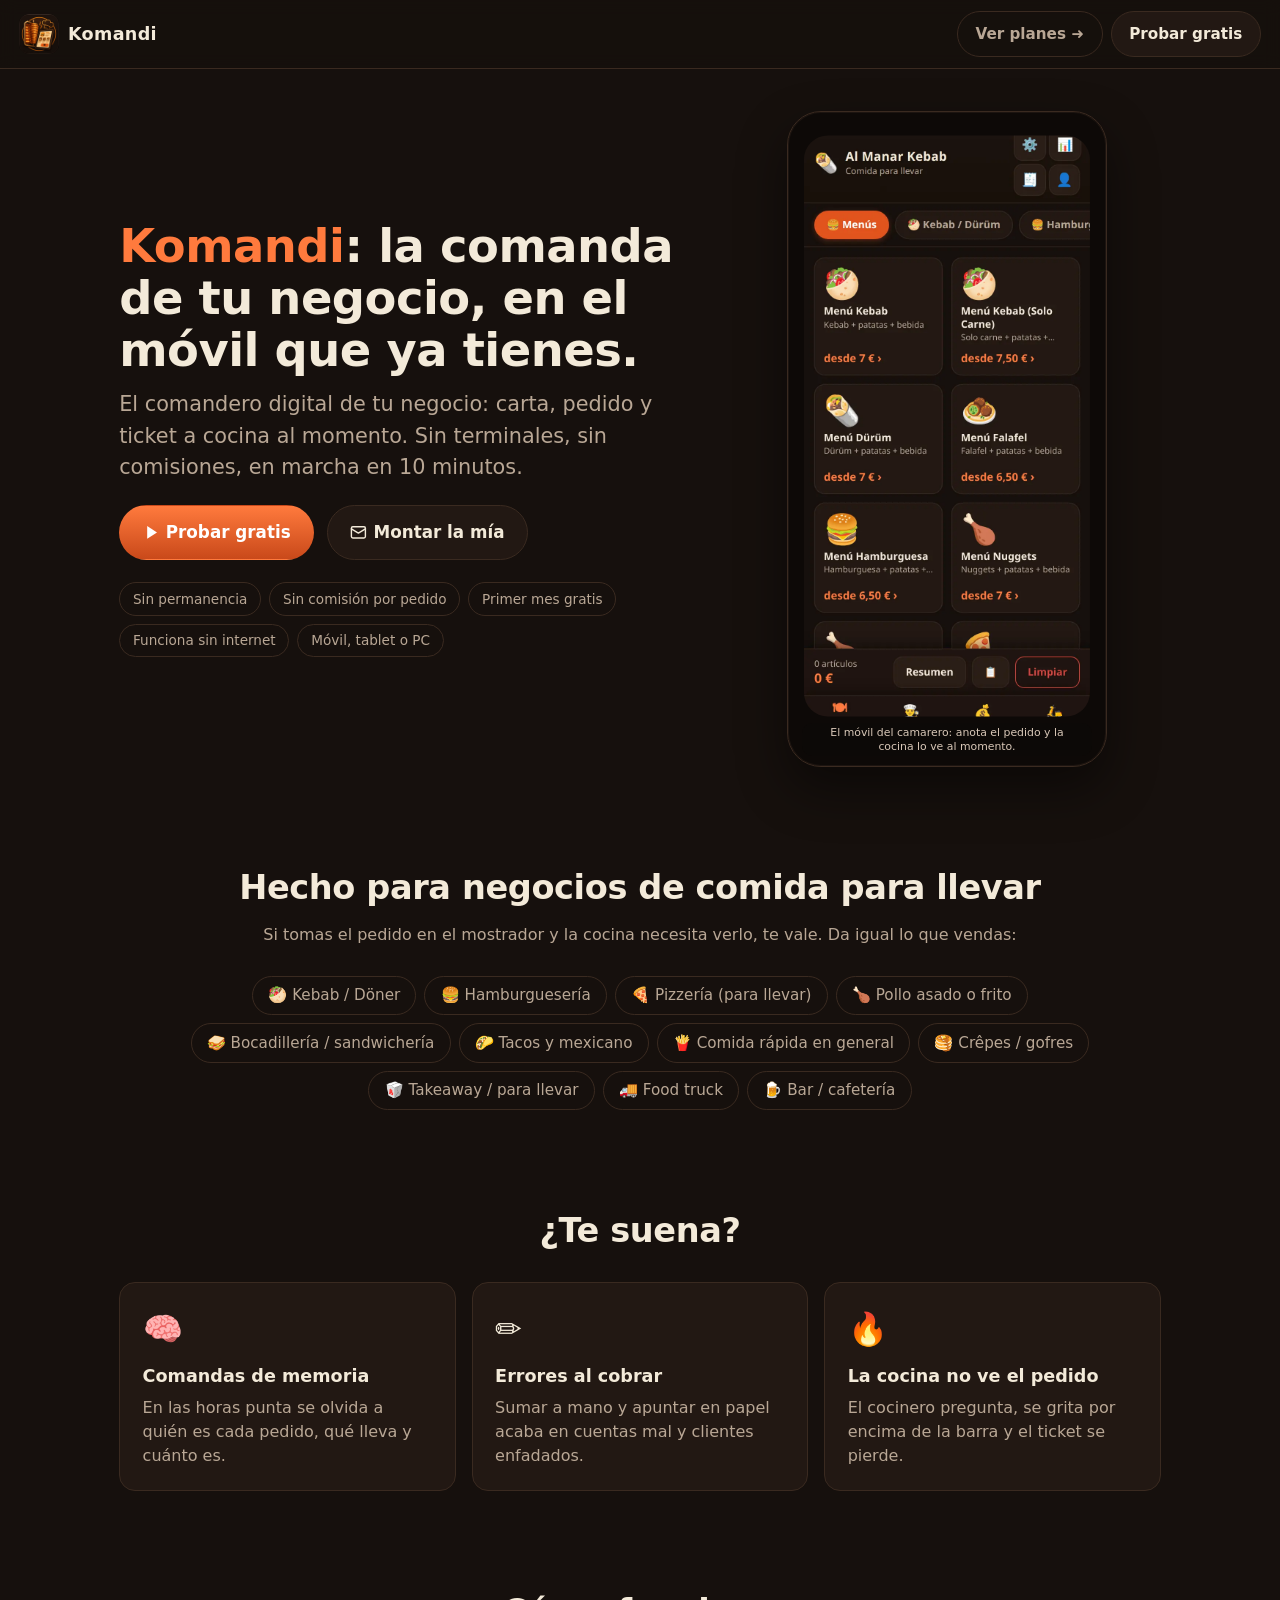
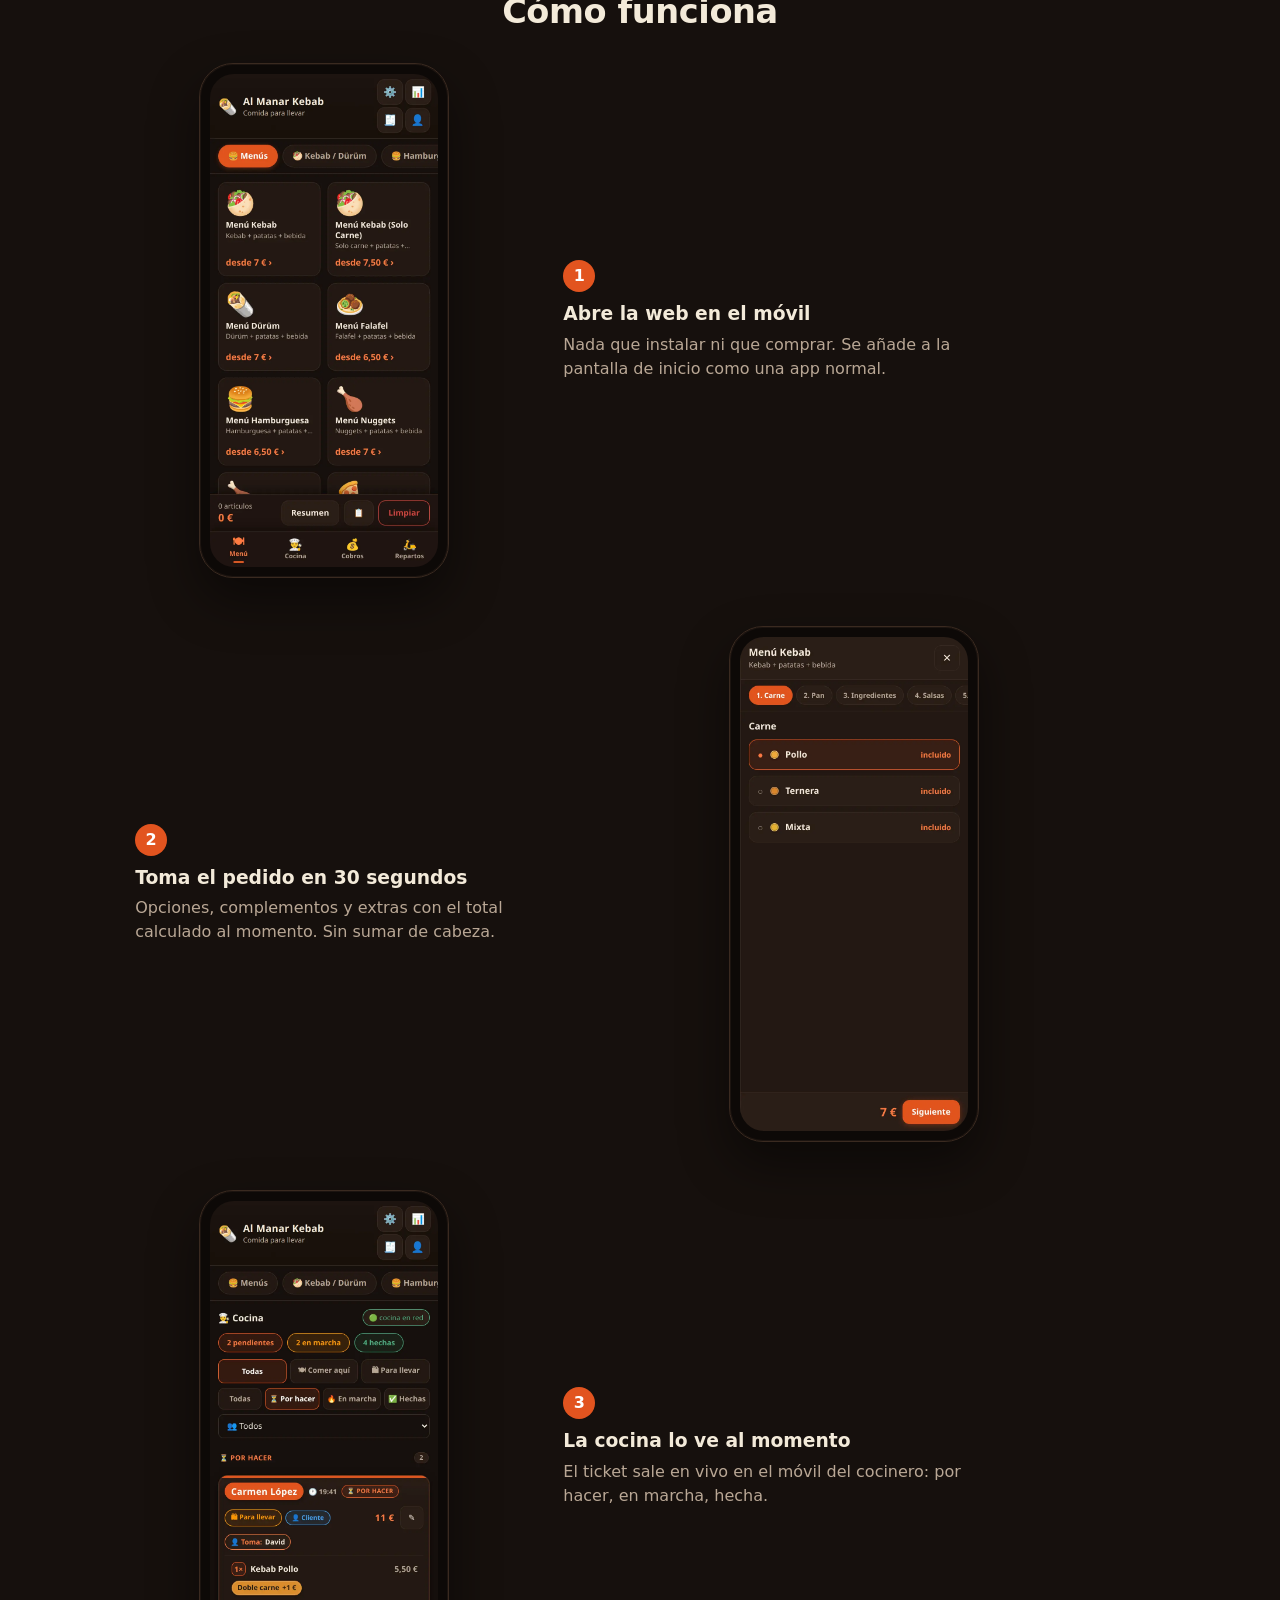
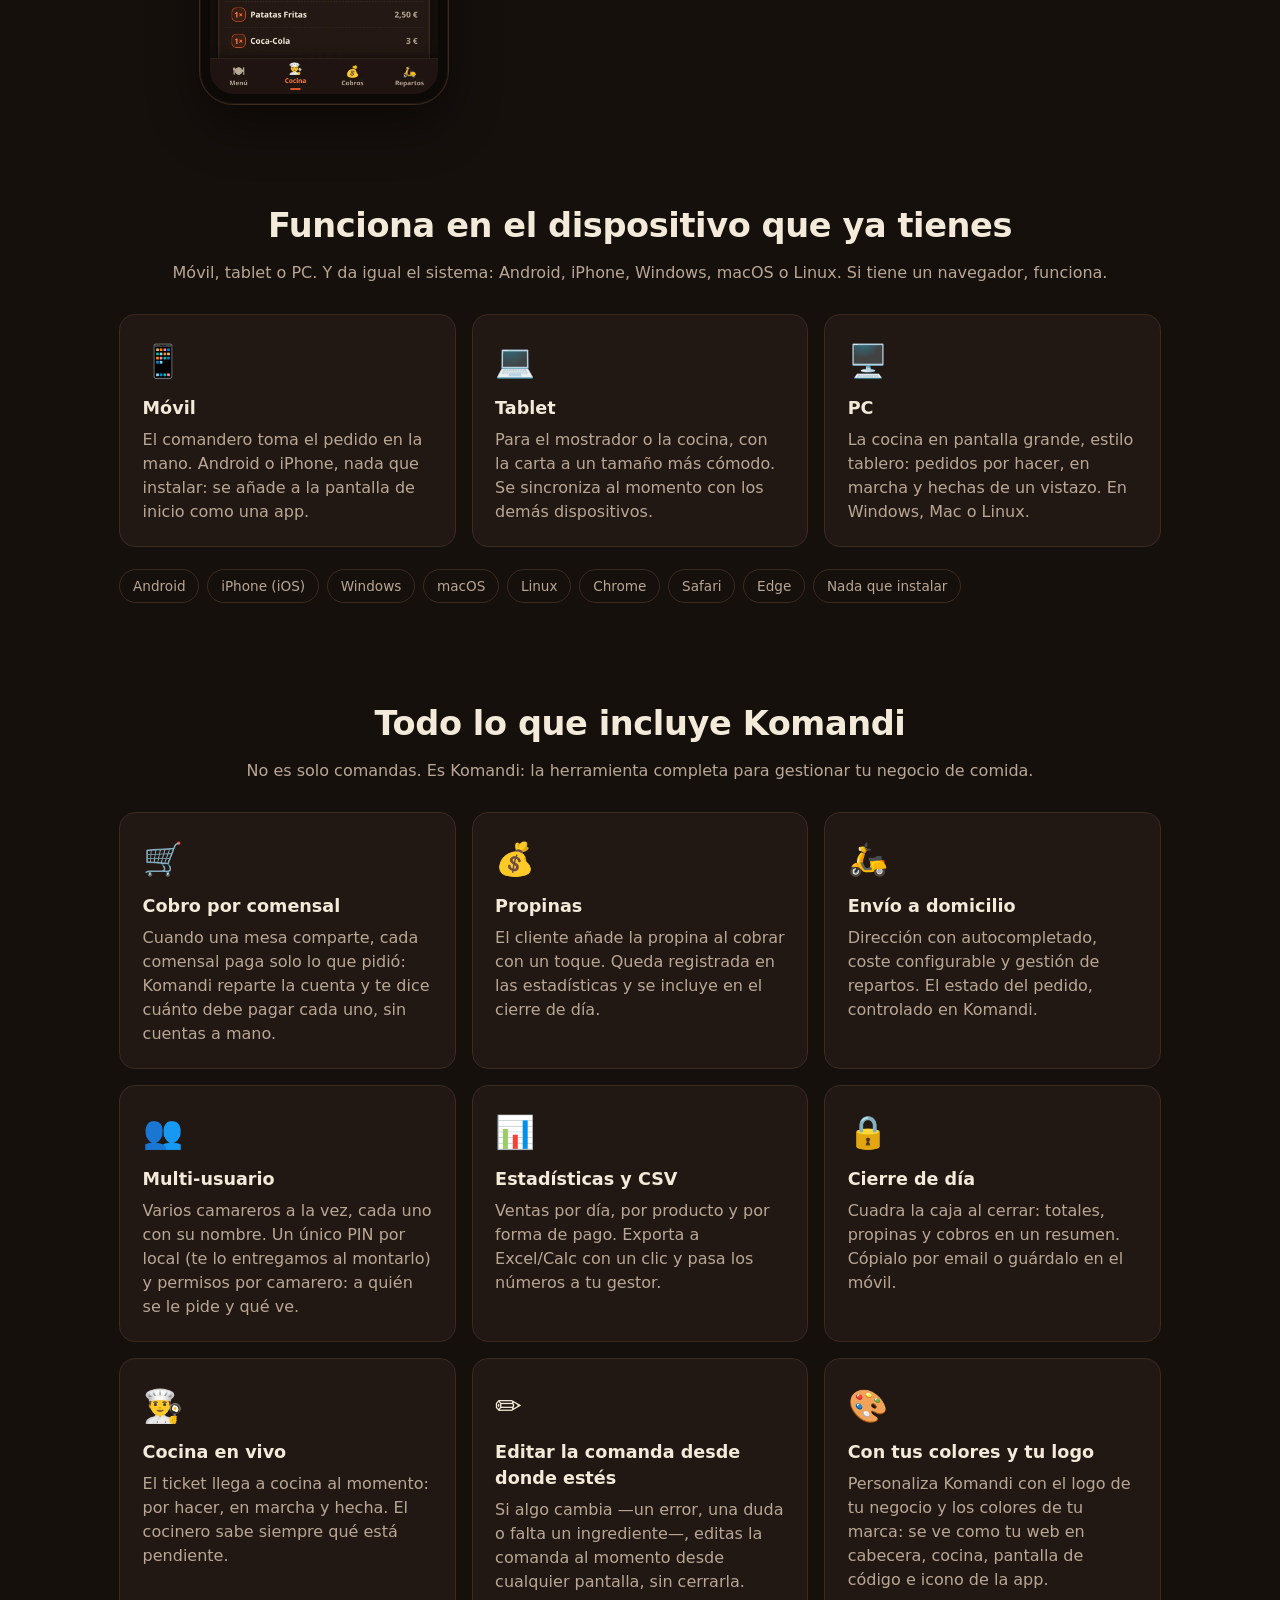
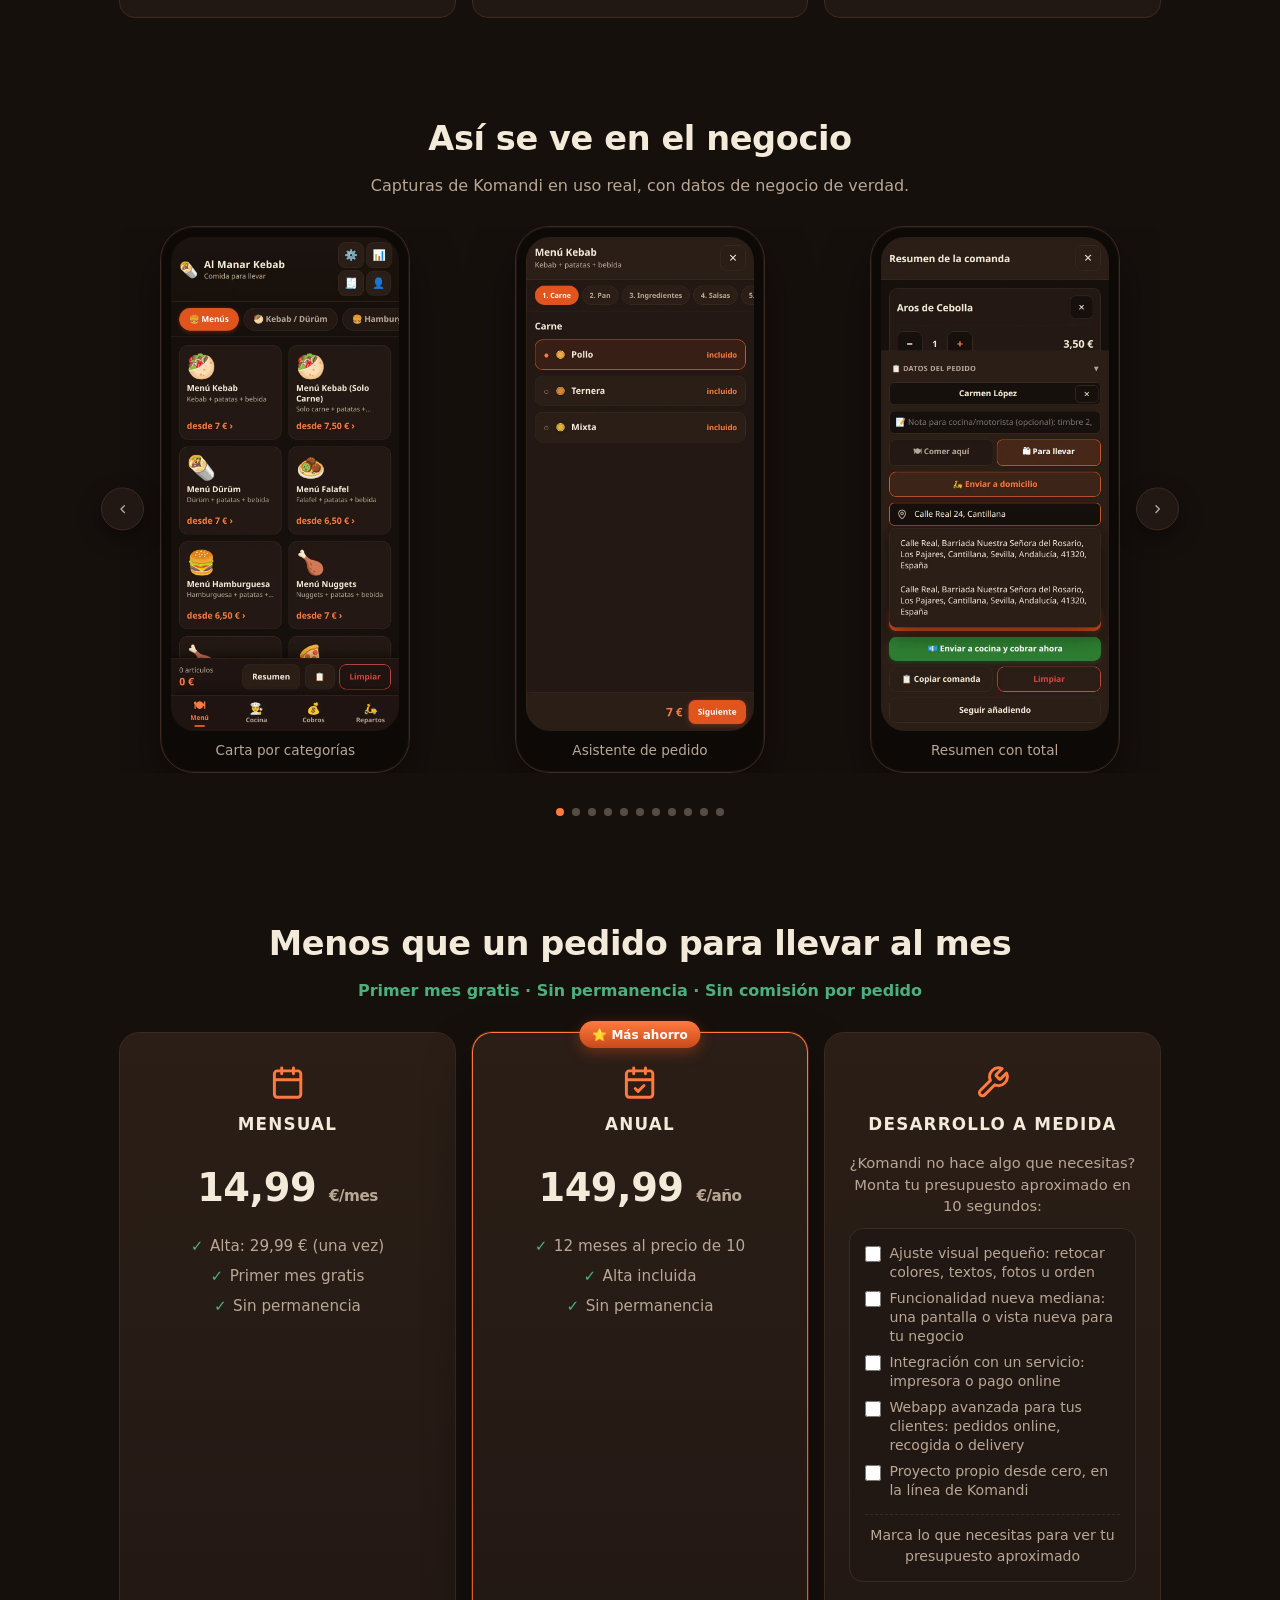
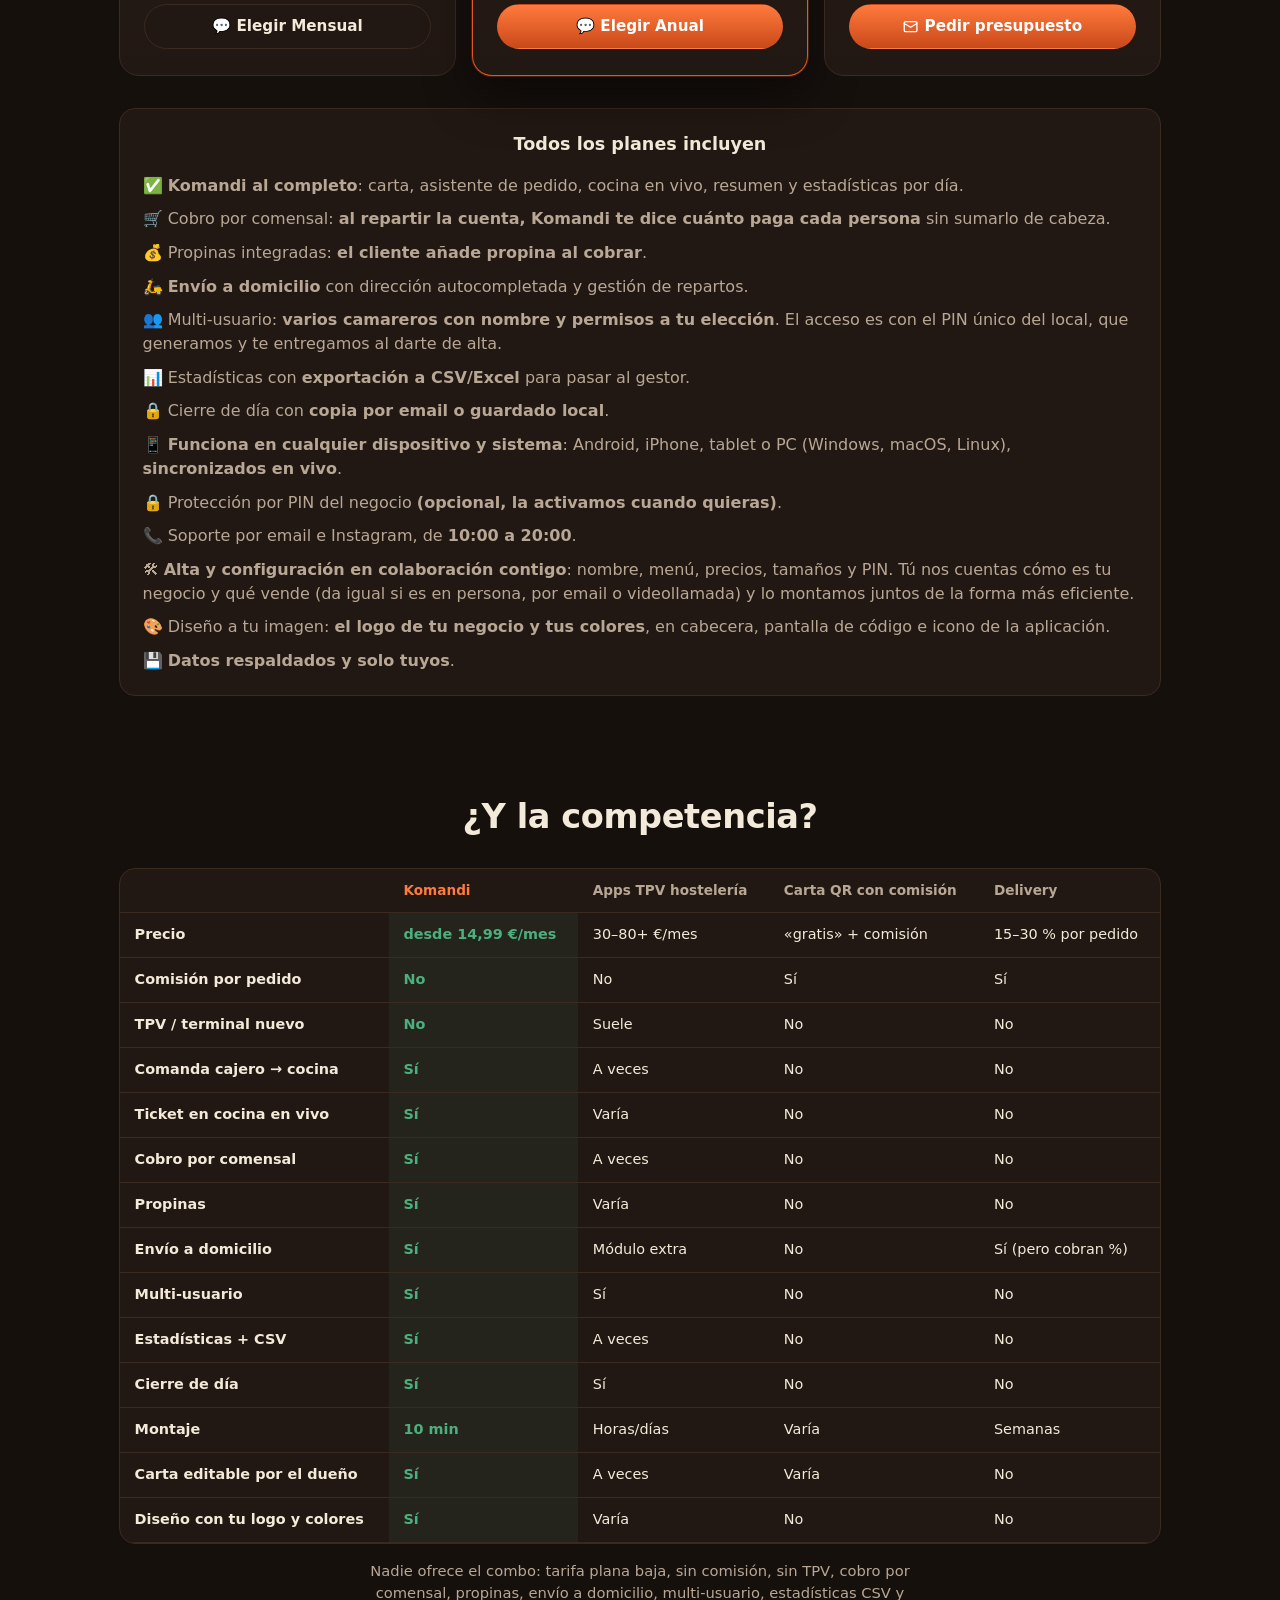
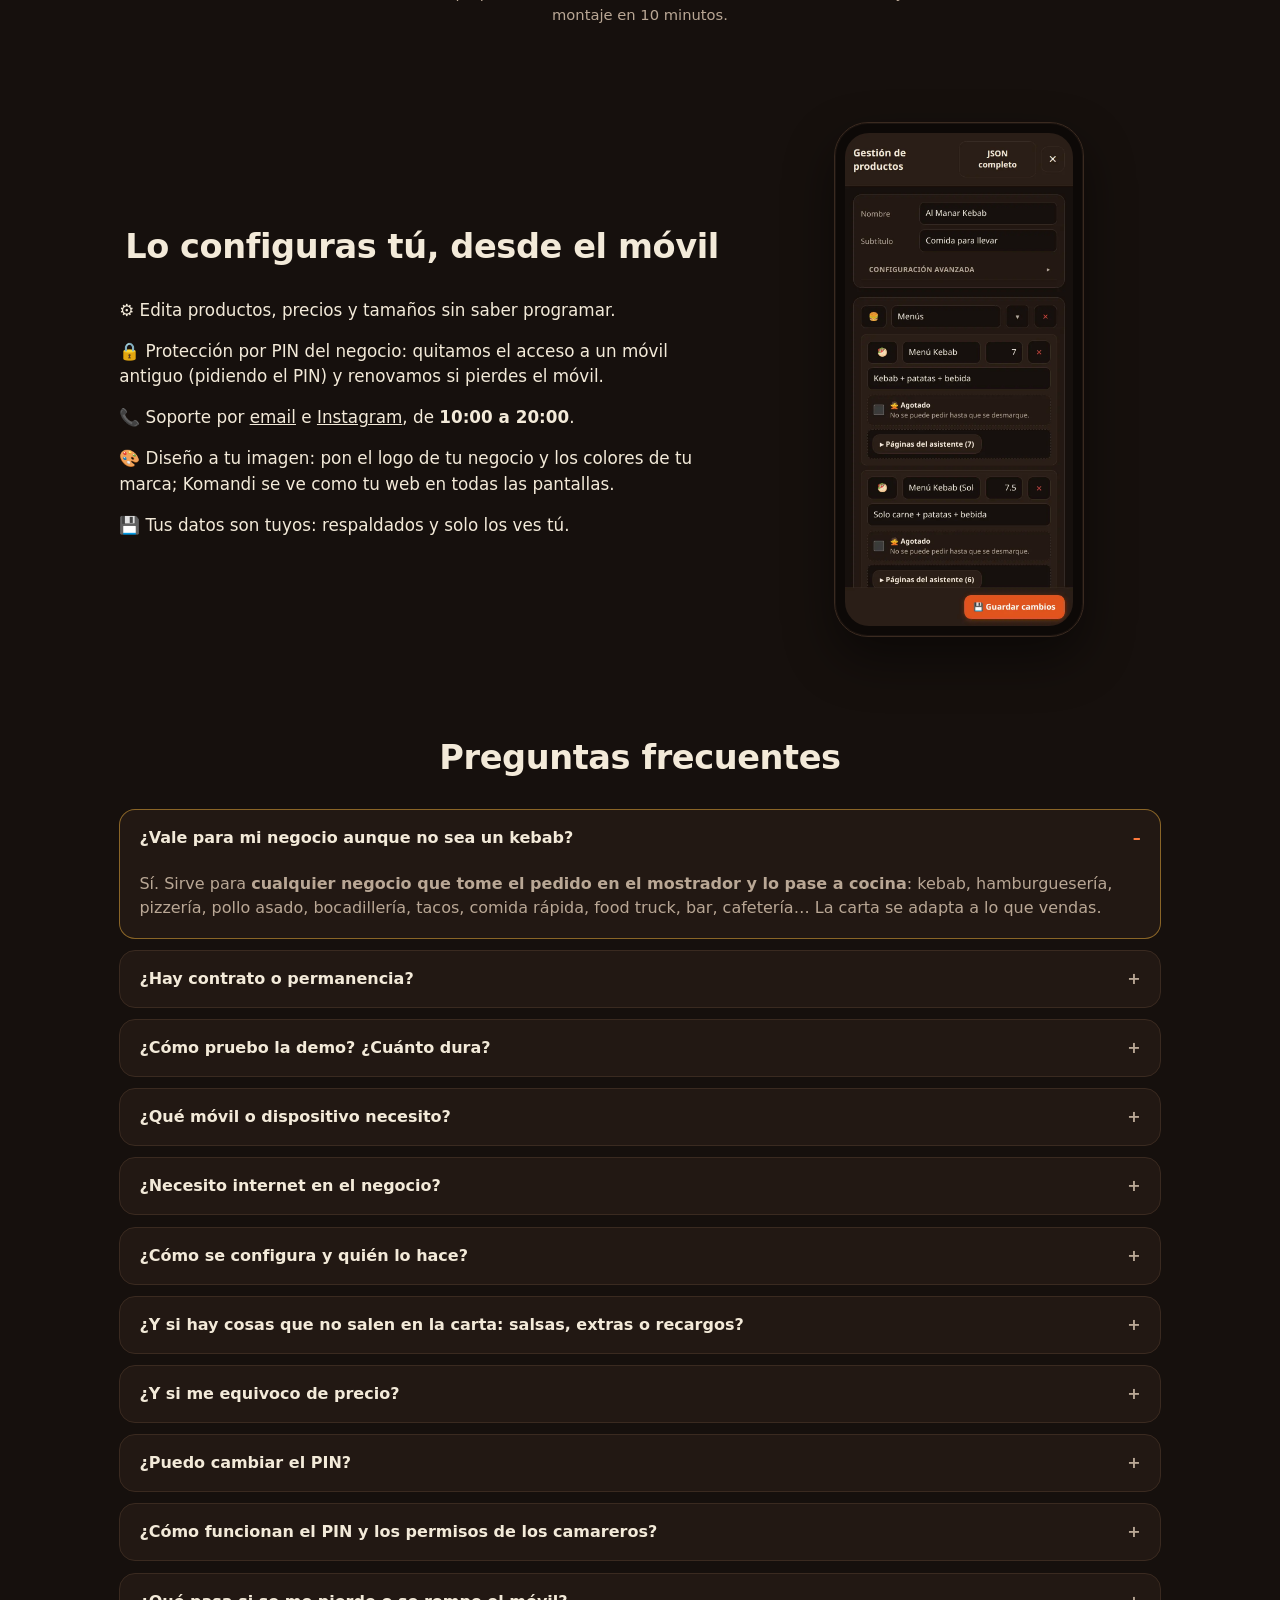
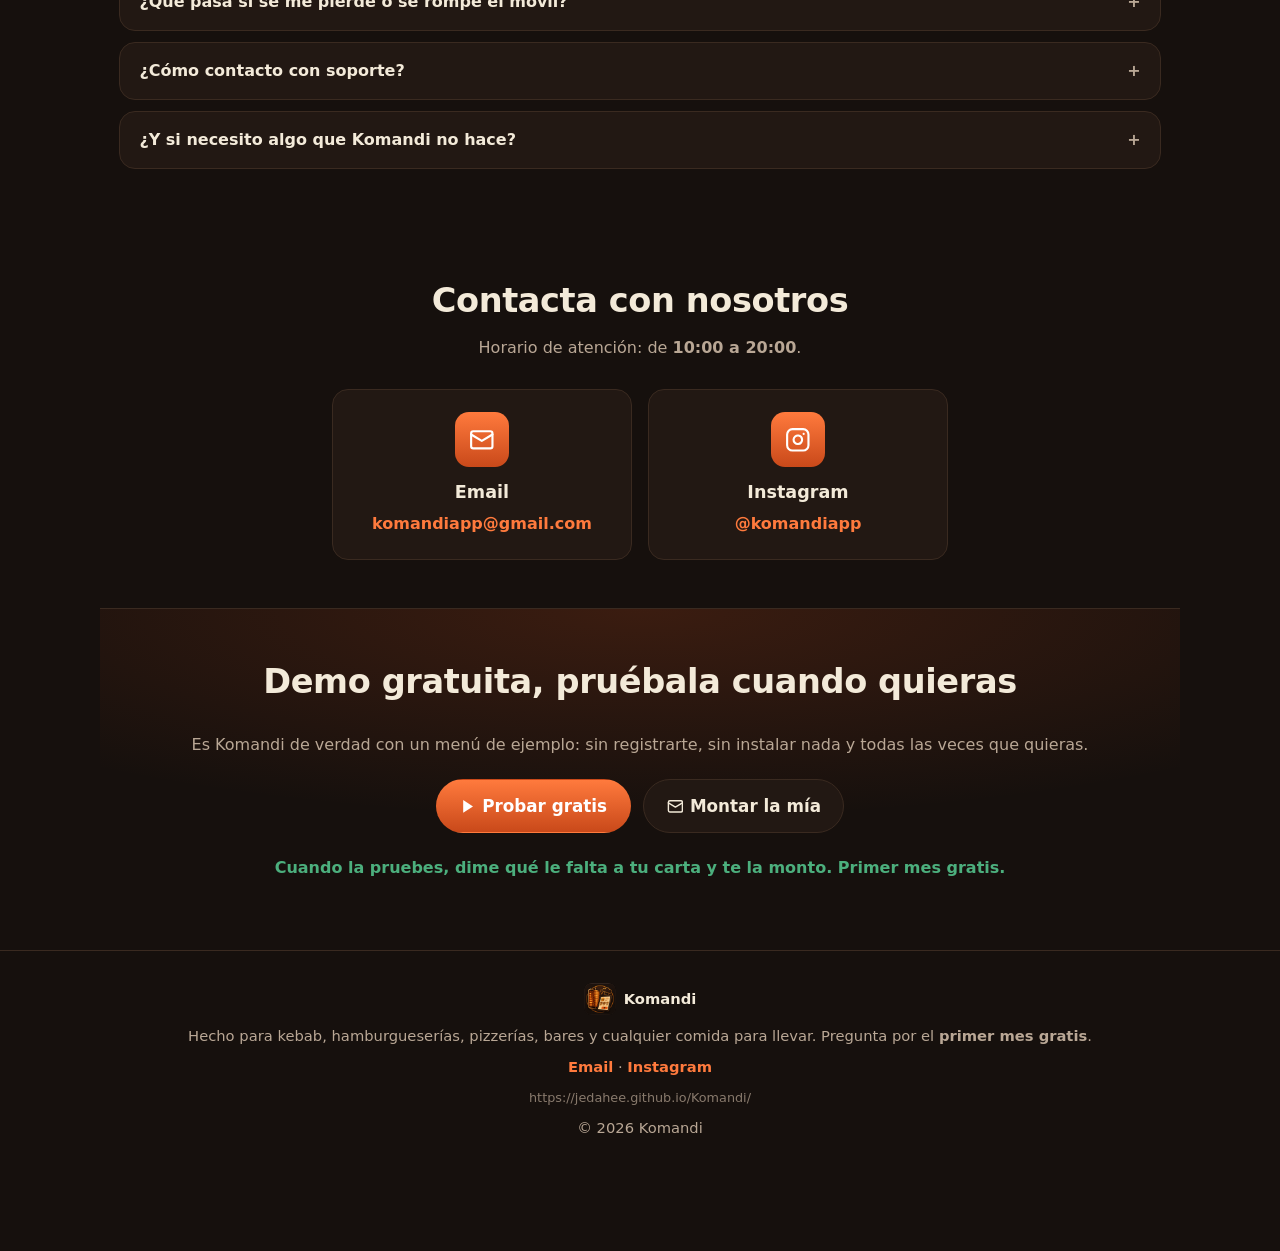
<file: index.html>
<!DOCTYPE html>
<html lang="es">
<head>
<meta charset="utf-8">
<meta name="viewport" content="width=device-width, initial-scale=1">
<meta name="description" content="Komandi: app de comandas para comida para llevar — kebab, hamburgueserías, pizzerías, bares y más. Pide desde el móvil que ya tienes, la cocina ve el ticket al momento. Sin terminales, sin comisiones, 1er mes gratis. Planes desde 14,99 €/mes.">
<meta name="theme-color" content="#16100d">
<meta name="robots" content="index, follow, max-image-preview:large">
<meta name="author" content="Komandi">
<title>Komandi · Comandas de tu negocio en el móvil que ya tienes</title>
<link rel="manifest" href="manifest.webmanifest">
<meta name="mobile-web-app-capable" content="yes">
<meta name="apple-mobile-web-app-capable" content="yes">
<meta name="apple-mobile-web-app-status-bar-style" content="black-translucent">
<meta name="apple-mobile-web-app-title" content="Komandi">
<meta property="og:type" content="product">
<meta property="og:site_name" content="Komandi">
<meta property="og:locale" content="es_ES">
<meta property="og:title" content="Komandi · Comandas de tu negocio en el móvil que ya tienes">
<meta property="og:description" content="App de comandas para comercios de barrio: kebab, hamburgueserías, pizzerías, bares. Carta, pedido y ticket a cocina al momento. Sin terminales, sin comisiones, primer mes gratis. Planes desde 14,99 €/mes.">
<meta property="og:url" content="https://jedahee.github.io/Komandi/">
<meta property="og:image" content="https://jedahee.github.io/Komandi/assets/og-1200x630.jpg">
<meta property="og:image:type" content="image/jpeg">
<meta property="og:image:width" content="1200">
<meta property="og:image:height" content="630">
<meta property="og:image:alt" content="Komandi: app de comandas para kebab, hamburgueserías, pizzerías y bares. Carta, pedido y ticket a cocina al momento.">
<meta property="og:price:amount" content="14.99">
<meta property="og:price:currency" content="EUR">
<meta property="og:product:availability" content="in stock">
<meta name="twitter:card" content="summary_large_image">
<meta name="twitter:title" content="Komandi · Comandas de tu negocio en el móvil que ya tienes">
<meta name="twitter:description" content="App de comandas para kebab, hamburgueserías, pizzerías, bares. Sin terminales, sin comisiones, primer mes gratis. Planes desde 14,99 €/mes.">
<meta name="twitter:image" content="https://jedahee.github.io/Komandi/assets/og-1200x630.jpg">
<meta name="twitter:image:alt" content="Komandi: app de comandas para kebab, hamburgueserías, pizzerías y bares. Carta, pedido y ticket a cocina al momento.">
<link rel="canonical" href="https://jedahee.github.io/Komandi/">
<link rel="alternate" hreflang="es" href="https://jedahee.github.io/Komandi/">
<link rel="alternate" hreflang="x-default" href="https://jedahee.github.io/Komandi/">
<link rel="icon" type="image/png" sizes="192x192" href="assets/favicon.png">
<link rel="apple-touch-icon" href="assets/favicon.png">
<link rel="stylesheet" href="styles.css">
<link rel="stylesheet" href="assets/vendor/swiper/swiper-bundle.min.css">
<script type="application/ld+json">
{
  "@context": "https://schema.org",
  "@graph": [
    {
      "@type": "WebSite",
      "@id": "https://jedahee.github.io/Komandi/#website",
      "url": "https://jedahee.github.io/Komandi/",
      "name": "Komandi",
      "description": "App de comandas para comida para llevar: kebab, hamburgueserías, pizzerías, bares y más.",
      "inLanguage": "es"
    },
    {
      "@type": "Organization",
      "@id": "https://jedahee.github.io/Komandi/#organizacion",
      "name": "Komandi",
      "url": "https://jedahee.github.io/Komandi/",
      "logo": "https://jedahee.github.io/Komandi/assets/logo.png",
      "image": "https://jedahee.github.io/Komandi/assets/og-1200x630.jpg",
      "sameAs": [
        "https://www.instagram.com/komandiapp"
      ],
      "contactPoint": [
        {
          "@type": "ContactPoint",
          "contactType": "sales",
          "email": "komandiapp@gmail.com",
          "availableLanguage": ["es"]
        }
      ]
    },
    {
      "@type": "SoftwareApplication",
      "@id": "https://jedahee.github.io/Komandi/#app",
      "name": "Komandi",
      "applicationCategory": "BusinessApplication",
      "operatingSystem": "Android, iOS, Windows, macOS, Linux",
      "browserRequirements": "Requiere un navegador web moderno",
      "description": "App de comandas para negocios de comida para llevar: kebab, hamburgueserías, pizzerías, bares. Carta, asistente de pedido, cocina en vivo, resumen y estadísticas por día.",
      "screenshot": [
        "https://jedahee.github.io/Komandi/assets/capturas/01-carta.webp",
        "https://jedahee.github.io/Komandi/assets/capturas/04-cocina.webp",
        "https://jedahee.github.io/Komandi/assets/capturas/07-estadisticas.webp"
      ],
      "featureList": [
        "Carta por categorías con asistente de pedido paso a paso",
        "Cocina en vivo: el ticket llega al momento, por hacer / en marcha / hecha",
        "Cobro por comensal y propinas",
        "Envío a domicilio con dirección autocompletada",
        "Estadísticas por día y exportación a CSV",
        "Cierre de día con resumen de caja",
        "Funciona sin internet, sin instalar nada"
      ],
      "offers": {
        "@type": "Offer",
        "price": "14.99",
        "priceCurrency": "EUR",
        "priceValidUntil": "2027-12-31",
        "availability": "https://schema.org/InStock"
      }
    },
    {
      "@type": "Product",
      "@id": "https://jedahee.github.io/Komandi/#producto",
      "name": "Komandi — comandas para tu negocio",
      "description": "App de comandas para kebab, hamburgueserías, pizzerías, bares. Carta, pedido y ticket a cocina al momento. Sin terminales, sin comisiones, primer mes gratis.",
      "image": "https://jedahee.github.io/Komandi/assets/og-1200x630.jpg",
      "brand": { "@type": "Brand", "name": "Komandi" },
      "offers": {
        "@type": "AggregateOffer",
        "priceCurrency": "EUR",
        "lowPrice": "14.99",
        "highPrice": "149.99",
        "offerCount": "2",
        "availability": "https://schema.org/InStock",
        "priceValidUntil": "2027-12-31",
        "offers": [
          {
            "@type": "Offer",
            "name": "Plan Mensual",
            "price": "14.99",
            "priceCurrency": "EUR",
            "priceValidUntil": "2027-12-31",
            "availability": "https://schema.org/InStock",
            "description": "14,99 €/mes, alta 29,99 € una vez, primer mes gratis, sin permanencia."
          },
          {
            "@type": "Offer",
            "name": "Plan Anual",
            "price": "149.99",
            "priceCurrency": "EUR",
            "priceValidUntil": "2027-12-31",
            "availability": "https://schema.org/InStock",
            "description": "149,99 €/año: 12 meses al precio de 10, alta incluida, sin permanencia."
          }
        ]
      }
    },
    {
      "@type": "FAQPage",
      "@id": "https://jedahee.github.io/Komandi/#faq",
      "mainEntity": [
        {
          "@type": "Question",
          "name": "¿Vale para mi negocio aunque no sea un kebab?",
          "acceptedAnswer": { "@type": "Answer", "text": "Sí. Sirve para cualquier negocio que tome el pedido en el mostrador y lo pase a cocina: kebab, hamburguesería, pizzería, pollo asado, bocadillería, tacos, comida rápida, food truck, bar, cafetería… La carta se adapta a lo que vendas." }
        },
        {
          "@type": "Question",
          "name": "¿Cómo pruebo la demo? ¿Cuánto dura?",
          "acceptedAnswer": { "@type": "Answer", "text": "Es una demo gratuita sin caducidad: entras cuando quieras, es Komandi real con un menú de ejemplo, funciona en el móvil, la tablet o el PC y no hay que registrarse. Cuando te guste, la montamos con tu carta." }
        },
        {
          "@type": "Question",
          "name": "¿Necesito internet en el negocio?",
          "acceptedAnswer": { "@type": "Answer", "text": "No para lo básico. Komandi funciona en modo local sin conexión: la carta, el pedido y el resumen siguen funcionando. Con internet, las pantallas de cajero y cocina se sincronizan en vivo. Si la cocina está en otro dispositivo y no hay red, las comandas quedan guardadas en el de caja hasta que vuelva la conexión." }
        },
        {
          "@type": "Question",
          "name": "¿Qué móvil o dispositivo necesito?",
          "acceptedAnswer": { "@type": "Answer", "text": "Cualquiera con Chrome, Safari o Edge: Android, iPhone, tablet, o un PC con Windows, macOS o Linux. Se abre en el navegador y se añade a la pantalla de inicio como una app normal, sin pasar por la tienda de aplicaciones." }
        },
        {
          "@type": "Question",
          "name": "¿Cómo se configura y quién lo hace?",
          "acceptedAnswer": { "@type": "Answer", "text": "Al darte de alta montamos todo contigo: nombre, menú, precios, tamaños, PIN y enlaces. Tú nos cuentas qué vende tu negocio (en persona si podemos acercarnos, o por email o videollamada si estás lejos) y te ayudamos a dejarlo bien montado. Después, el menú lo editas tú mismo desde el ⚙️ del móvil. Para activar opciones de configuración (cambiar el PIN, quitar el acceso a un móvil, renovar por pérdida…), nos lo pides y lo hacemos al momento." }
        },
        {
          "@type": "Question",
          "name": "¿Y si hay cosas que no salen en la carta: salsas, extras o recargos?",
          "acceptedAnswer": { "@type": "Answer", "text": "Es lo habitual. En la carta no siempre aparecen todas las opciones posibles (salsas que se cobran, complementos, tamaños con recargo…), y ahí es donde más ayuda hace falta. Por eso el montaje lo hacemos juntos: te preguntamos por esas cosas que no están escritas, las reflejamos en Komandi y cobras todo lo que cobras en el mostrador. Si tienes dudas sobre cómo montar algo, te guiamos paso a paso." }
        },
        {
          "@type": "Question",
          "name": "¿Y si me equivoco de precio?",
          "acceptedAnswer": { "@type": "Answer", "text": "Lo cambias en 10 segundos desde el ⚙️ del móvil y la carta se actualiza al momento en todas las pantallas." }
        },
        {
          "@type": "Question",
          "name": "¿Puedo cambiar el PIN?",
          "acceptedAnswer": { "@type": "Answer", "text": "Sí, cuando quieras. Además revocamos el acceso de los móviles antiguos al instante, pidiendo el PIN." }
        },
        {
          "@type": "Question",
          "name": "¿Cómo funcionan el PIN y los permisos de los camareros?",
          "acceptedAnswer": { "@type": "Answer", "text": "Cada negocio tiene un único PIN, el código del local. Se genera automáticamente al darte de alta y te lo entregamos nosotros: tú decides con quién compartirlo (normalmente los empleados) para que puedan entrar. Además hay permisos por camarero: eliges a quién se le pide el PIN para abrir páginas sensibles como Estadísticas o Cobros, y a quién no, para que unos entren directos a trabajar mientras otros no pueden ver esas secciones." }
        },
        {
          "@type": "Question",
          "name": "¿Qué pasa si se me pierde o se rompe el móvil?",
          "acceptedAnswer": { "@type": "Answer", "text": "Nada. Los datos están respaldados. Nos pides la renovación, quitamos el acceso al móvil perdido y abres otro móvil con el PIN de la tienda." }
        },
        {
          "@type": "Question",
          "name": "¿Cómo contacto con soporte?",
          "acceptedAnswer": { "@type": "Answer", "text": "Por email o Instagram en horario de 10:00 a 20:00. Contestamos rápido y en español." }
        },
        {
          "@type": "Question",
          "name": "¿Y si necesito algo que Komandi no hace?",
          "acceptedAnswer": { "@type": "Answer", "text": "Te hacemos presupuesto aparte. Cuéntanos qué necesitas por email, lo valoramos y te damos un presupuesto cerrado antes de empezar. En la tarjeta de precios tienes una calculadora con un presupuesto aproximado." }
        },
        {
          "@type": "Question",
          "name": "¿Hay contrato o permanencia?",
          "acceptedAnswer": { "@type": "Answer", "text": "No. Sin permanencia, sin comisión por pedido y el primer mes es gratis." }
        }
      ]
    }
  ]
}
</script>
</head>
<body>

<a class="saltar" href="#precios">Saltar al contenido</a>

<header class="cab">
  <nav class="cab-nav" aria-label="Principal">
    <a class="brand" href="#inicio">
      <img src="assets/logo.png" alt="Komandi" width="40" height="40">
      <span id="nombre-marca">Komandi</span>
    </a>
    <div class="cab-ctas">
      <a class="btn btn-borde cab-planes" href="#precios">Ver planes ➜</a>
      <a class="btn" data-demo>Probar gratis</a>
    </div>
  </nav>
</header>

<!-- 1 · Hero -->
<section class="hero" id="inicio">
  <div class="hero-texto reveal-grupo">
    <h1 class="reveal"><span class="hero-marca">Komandi</span>: la comanda de tu negocio, en el móvil que ya tienes.</h1>
    <p class="sub reveal">El comandero digital de tu negocio: carta, pedido y ticket a cocina al momento. Sin terminales, sin comisiones, en marcha en 10 minutos.</p>
    <div class="ctas reveal">
      <a class="btn btn-primario btn-lg" data-demo><svg class="ico" viewBox="0 0 24 24" fill="currentColor" aria-hidden="true"><polygon points="6 3 20 12 6 21 6 3"></polygon></svg> Probar gratis</a>
      <a class="btn btn-borde btn-lg" data-email><svg class="ico" viewBox="0 0 24 24" fill="none" stroke="currentColor" stroke-width="2" stroke-linecap="round" stroke-linejoin="round" aria-hidden="true"><rect x="2" y="4" width="20" height="16" rx="2"></rect><path d="m22 7-10 6L2 7"></path></svg> Montar la mía</a>
    </div>
    <ul class="chips reveal" aria-label="Ventajas">
      <li>Sin permanencia</li>
      <li>Sin comisión por pedido</li>
      <li>Primer mes gratis</li>
      <li>Funciona sin internet</li>
      <li>Móvil, tablet o PC</li>
    </ul>
  </div>
  <figure class="tel hero-tel reveal">
    <video autoplay muted loop playsinline preload="metadata"
           poster="assets/capturas/01-carta.webp?v=20260913"
           aria-label="Vídeo de demostración de Komandi: tomar un pedido en un móvil">
      <source src="assets/video/komandi-demo.mp4?v=20260913" type="video/mp4">
    </video>
    <figcaption class="hero-tel-pie">El móvil del camarero: anota el pedido y la cocina lo ve al momento.</figcaption>
  </figure>
</section>

<!-- 2 · Para qué negocios -->
<section class="seccion" id="negocios">
  <h2 class="reveal">Hecho para negocios de comida para llevar</h2>
  <p class="introduccion reveal">Si tomas el pedido en el mostrador y la cocina necesita verlo, te vale. Da igual lo que vendas:</p>
  <ul class="chips negocios reveal" aria-label="Tipos de negocio compatibles">
    <li>🥙 Kebab / Döner</li>
    <li>🍔 Hamburguesería</li>
    <li>🍕 Pizzería (para llevar)</li>
    <li>🍗 Pollo asado o frito</li>
    <li>🥪 Bocadillería / sandwichería</li>
    <li>🌮 Tacos y mexicano</li>
    <li>🍟 Comida rápida en general</li>
    <li>🥞 Crêpes / gofres</li>
    <li>🥡 Takeaway / para llevar</li>
    <li>🚚 Food truck</li>
    <li>🍺 Bar / cafetería</li>
  </ul>
</section>

<!-- 3 · Problema -->
<section class="seccion" id="problema">
  <h2>¿Te suena?</h2>
  <div class="grid3 reveal-grupo">
    <article class="card reveal">
      <div class="emoji">🧠</div>
      <h3>Comandas de memoria</h3>
      <p>En las horas punta se olvida a quién es cada pedido, qué lleva y cuánto es.</p>
    </article>
    <article class="card reveal">
      <div class="emoji">✏️</div>
      <h3>Errores al cobrar</h3>
      <p>Sumar a mano y apuntar en papel acaba en cuentas mal y clientes enfadados.</p>
    </article>
    <article class="card reveal">
      <div class="emoji">🔥</div>
      <h3>La cocina no ve el pedido</h3>
      <p>El cocinero pregunta, se grita por encima de la barra y el ticket se pierde.</p>
    </article>
  </div>
</section>

<!-- 4 · Cómo funciona -->
<section class="seccion" id="como">
  <h2>Cómo funciona</h2>
  <div class="pasos reveal-grupo">
    <article class="paso reveal">
      <figure class="tel">
        <img src="assets/capturas/01-carta.webp?v=20260913" alt="Pantalla de la carta por categorías" loading="lazy">
      </figure>
      <div class="paso-texto">
        <span class="paso-num">1</span>
        <h3>Abre la web en el móvil</h3>
        <p>Nada que instalar ni que comprar. Se añade a la pantalla de inicio como una app normal.</p>
      </div>
    </article>
    <article class="paso reveal">
      <figure class="tel">
        <img src="assets/capturas/02-wizard.webp?v=20260913" alt="Asistente de pedido: tamaño, carne y extras" loading="lazy">
      </figure>
      <div class="paso-texto">
        <span class="paso-num">2</span>
        <h3>Toma el pedido en 30 segundos</h3>
        <p>Opciones, complementos y extras con el total calculado al momento. Sin sumar de cabeza.</p>
      </div>
    </article>
    <article class="paso reveal">
      <figure class="tel">
        <img src="assets/capturas/04-cocina.webp?v=20260913" alt="Pestaña Cocina con tickets: por hacer, en marcha y completadas" loading="lazy">
      </figure>
      <div class="paso-texto">
        <span class="paso-num">3</span>
        <h3>La cocina lo ve al momento</h3>
        <p>El ticket sale en vivo en el móvil del cocinero: por hacer, en marcha, hecha.</p>
      </div>
    </article>
  </div>
</section>

<!-- 5 · Funciona en cualquier dispositivo -->
<section class="seccion" id="dispositivos">
  <h2>Funciona en el dispositivo que ya tienes</h2>
  <p class="introduccion">Móvil, tablet o PC. Y da igual el sistema: Android, iPhone, Windows, macOS o Linux. Si tiene un navegador, funciona.</p>
  <div class="grid3 reveal-grupo">
    <article class="card reveal">
      <div class="emoji">📱</div>
      <h3>Móvil</h3>
      <p>El comandero toma el pedido en la mano. Android o iPhone, nada que instalar: se añade a la pantalla de inicio como una app.</p>
    </article>
    <article class="card reveal">
      <div class="emoji">💻</div>
      <h3>Tablet</h3>
      <p>Para el mostrador o la cocina, con la carta a un tamaño más cómodo. Se sincroniza al momento con los demás dispositivos.</p>
    </article>
    <article class="card reveal">
      <div class="emoji">🖥️</div>
      <h3>PC</h3>
      <p>La cocina en pantalla grande, estilo tablero: pedidos por hacer, en marcha y hechas de un vistazo. En Windows, Mac o Linux.</p>
    </article>
  </div>
  <ul class="chips" aria-label="Compatibilidad de sistemas y navegadores">
    <li>Android</li>
    <li>iPhone (iOS)</li>
    <li>Windows</li>
    <li>macOS</li>
    <li>Linux</li>
    <li>Chrome</li>
    <li>Safari</li>
    <li>Edge</li>
    <li>Nada que instalar</li>
  </ul>
</section>

<!-- 5b · Todo lo que incluye -->
<section class="seccion" id="features">
  <h2>Todo lo que incluye Komandi</h2>
  <p class="introduccion">No es solo comandas. Es Komandi: la herramienta completa para gestionar tu negocio de comida.</p>
  <div class="grid3 features-grid reveal-grupo">
    <article class="card feature-card reveal">
      <div class="emoji">🛒</div>
      <h3>Cobro por comensal</h3>
      <p>Cuando una mesa comparte, cada comensal paga solo lo que pidió: Komandi reparte la cuenta y te dice cuánto debe pagar cada uno, sin cuentas a mano.</p>
    </article>
    <article class="card feature-card reveal">
      <div class="emoji">💰</div>
      <h3>Propinas</h3>
      <p>El cliente añade la propina al cobrar con un toque. Queda registrada en las estadísticas y se incluye en el cierre de día.</p>
    </article>
    <article class="card feature-card reveal">
      <div class="emoji">🛵</div>
      <h3>Envío a domicilio</h3>
      <p>Dirección con autocompletado, coste configurable y gestión de repartos. El estado del pedido, controlado en Komandi.</p>
    </article>
    <article class="card feature-card reveal">
      <div class="emoji">👥</div>
      <h3>Multi-usuario</h3>
      <p>Varios camareros a la vez, cada uno con su nombre. Un único PIN por local (te lo entregamos al montarlo) y permisos por camarero: a quién se le pide y qué ve.</p>
    </article>
    <article class="card feature-card reveal">
      <div class="emoji">📊</div>
      <h3>Estadísticas y CSV</h3>
      <p>Ventas por día, por producto y por forma de pago. Exporta a Excel/Calc con un clic y pasa los números a tu gestor.</p>
    </article>
    <article class="card feature-card reveal">
      <div class="emoji">🔒</div>
      <h3>Cierre de día</h3>
      <p>Cuadra la caja al cerrar: totales, propinas y cobros en un resumen. Cópialo por email o guárdalo en el móvil.</p>
    </article>
    <article class="card feature-card reveal">
      <div class="emoji">👨‍🍳</div>
      <h3>Cocina en vivo</h3>
      <p>El ticket llega a cocina al momento: por hacer, en marcha y hecha. El cocinero sabe siempre qué está pendiente.</p>
    </article>
    <article class="card feature-card reveal">
      <div class="emoji">✏️</div>
      <h3>Editar la comanda desde donde estés</h3>
      <p>Si algo cambia —un error, una duda o falta un ingrediente—, editas la comanda al momento desde cualquier pantalla, sin cerrarla.</p>
    </article>
<article class="card feature-card reveal">
      <div class="emoji">🎨</div>
      <h3>Con tus colores y tu logo</h3>
      <p>Personaliza Komandi con el logo de tu negocio y los colores de tu marca: se ve como tu web en cabecera, cocina, pantalla de código e icono de la app.</p>
    </article>
  </div>
</section>
  </div>
</section>

<!-- 6 · Capturas -->
<section class="seccion" id="capturas">
  <h2>Así se ve en el negocio</h2>
  <p class="introduccion">Capturas de Komandi en uso real, con datos de negocio de verdad.</p>
  <div class="galeria reveal">
    <div class="swiper" data-galeria>
      <div class="swiper-wrapper">
      <div class="swiper-slide">
        <figure class="tel">
          <img src="assets/capturas/01-carta.webp?v=20260913" alt="Carta por categorías" loading="lazy">
          <figcaption>Carta por categorías</figcaption>
        </figure>
      </div>
      <div class="swiper-slide">
        <figure class="tel">
          <img src="assets/capturas/02-wizard.webp?v=20260913" alt="Asistente de tamaño y carne" loading="lazy">
          <figcaption>Asistente de pedido</figcaption>
        </figure>
      </div>
      <div class="swiper-slide">
        <figure class="tel">
          <img src="assets/capturas/03-resumen.webp?v=20260913" alt="Resumen de la comanda con total" loading="lazy">
          <figcaption>Resumen con total</figcaption>
        </figure>
      </div>
      <div class="swiper-slide">
        <figure class="tel">
          <img src="assets/capturas/04-cocina.webp?v=20260913" alt="Cocina con tickets en vivo" loading="lazy">
          <figcaption>Ticket en vivo en cocina</figcaption>
        </figure>
      </div>
      <div class="swiper-slide">
        <figure class="tel">
          <img src="assets/capturas/05-admin.webp?v=20260913" alt="Edición de precios y productos" loading="lazy">
          <figcaption>Editar precios desde el móvil</figcaption>
        </figure>
      </div>
      <div class="swiper-slide">
        <figure class="tel">
          <img src="assets/capturas/06-pin.webp?v=20260913" alt="Pantalla de PIN de la tienda" loading="lazy">
          <figcaption>Acceso protegido por PIN</figcaption>
        </figure>
      </div>
      <div class="swiper-slide">
        <figure class="tel">
          <img src="assets/capturas/07-estadisticas.webp?v=20260913" alt="Estadísticas de ventas del día" loading="lazy">
          <figcaption>Estadísticas de ventas</figcaption>
        </figure>
      </div>
      <div class="swiper-slide">
        <figure class="tel">
          <img src="assets/capturas/08-cobros.webp?v=20260913" alt="Cuentas pendientes de cobro" loading="lazy">
          <figcaption>Cuentas pendientes de cobro</figcaption>
        </figure>
      </div>
      <div class="swiper-slide">
        <figure class="tel">
          <img src="assets/capturas/09-repartos.webp?v=20260913" alt="Repartos a domicilio por entregar" loading="lazy">
          <figcaption>Repartos a domicilio</figcaption>
        </figure>
      </div>
      <div class="swiper-slide">
        <figure class="tel">
          <img src="assets/capturas/10-comensal.webp?v=20260913" alt="Cobro por comensal: la cuenta repartida entre personas" loading="lazy">
          <figcaption>Cobro por comensal</figcaption>
        </figure>
      </div>
      <div class="swiper-slide">
        <figure class="tel">
          <img src="assets/capturas/11-cierre-dia.webp?v=20260913" alt="Cierre de día con resumen de caja" loading="lazy">
          <figcaption>Cierre de día</figcaption>
        </figure>
      </div>
    </div>
  </div>
    <div class="swiper-pagination"></div>
    <button class="galeria-flecha galeria-prev" type="button" aria-label="Captura anterior">
      <svg class="ico" viewBox="0 0 24 24" fill="none" stroke="currentColor" stroke-width="2.5" stroke-linecap="round" stroke-linejoin="round" aria-hidden="true"><polyline points="15 18 9 12 15 6"></polyline></svg>
    </button>
    <button class="galeria-flecha galeria-next" type="button" aria-label="Captura siguiente">
      <svg class="ico" viewBox="0 0 24 24" fill="none" stroke="currentColor" stroke-width="2.5" stroke-linecap="round" stroke-linejoin="round" aria-hidden="true"><polyline points="9 18 15 12 9 6"></polyline></svg>
    </button>
  </div>
</section>

<!-- 7 · Precios -->
<section class="seccion" id="precios">
  <h2>Menos que un pedido para llevar al mes</h2>
  <p class="banner">Primer mes gratis · Sin permanencia · Sin comisión por pedido</p>
  <div class="grid3 precios reveal-grupo">
    <article class="card plan reveal">
      <span class="plan-ico"><svg class="ico" viewBox="0 0 24 24" fill="none" stroke="currentColor" stroke-width="2" stroke-linecap="round" stroke-linejoin="round" aria-hidden="true"><rect x="3" y="4" width="18" height="18" rx="2"></rect><line x1="16" y1="2" x2="16" y2="6"></line><line x1="8" y1="2" x2="8" y2="6"></line><line x1="3" y1="10" x2="21" y2="10"></line></svg></span>
      <h3>Mensual</h3>
      <p class="precio">14,99 <span>€/mes</span></p>
      <ul>
        <li>Alta: 29,99 € (una vez)</li>
        <li>Primer mes gratis</li>
        <li>Sin permanencia</li>
      </ul>
      <a class="btn btn-borde btn-ancho" data-plan="mensual">💬 Elegir Mensual</a>
    </article>
    <article class="card plan destacado reveal">
      <span class="etiqueta">⭐ Más ahorro</span>
      <span class="plan-ico"><svg class="ico" viewBox="0 0 24 24" fill="none" stroke="currentColor" stroke-width="2" stroke-linecap="round" stroke-linejoin="round" aria-hidden="true"><rect x="3" y="4" width="18" height="18" rx="2"></rect><line x1="16" y1="2" x2="16" y2="6"></line><line x1="8" y1="2" x2="8" y2="6"></line><line x1="3" y1="10" x2="21" y2="10"></line><path d="m9 16 2 2 4-4"></path></svg></span>
      <h3>Anual</h3>
      <p class="precio">149,99 <span>€/año</span></p>
      <ul>
        <li>12 meses al precio de 10</li>
        <li>Alta incluida</li>
        <li>Sin permanencia</li>
      </ul>
      <a class="btn btn-primario btn-ancho" data-plan="anual">💬 Elegir Anual</a>
    </article>
    <article class="card plan plan-dev reveal">
      <span class="plan-ico"><svg class="ico" viewBox="0 0 24 24" fill="none" stroke="currentColor" stroke-width="2" stroke-linecap="round" stroke-linejoin="round" aria-hidden="true"><path d="M14.7 6.3a1 1 0 0 0 0 1.4l1.6 1.6a1 1 0 0 0 1.4 0l3.77-3.77a6 6 0 0 1-7.94 7.94l-6.91 6.91a2.12 2.12 0 0 1-3-3l6.91-6.91a6 6 0 0 1 7.94-7.94l-3.76 3.76z"></path></svg></span>
      <h3>Desarrollo a medida</h3>
      <p class="plan-sub">¿Komandi no hace algo que necesitas? Monta tu presupuesto aproximado en 10 segundos:</p>
      <div class="calc" data-calc>
        <label class="calc-op">
          <input type="checkbox" data-calc-horas="1">
          <span>Ajuste visual pequeño: retocar colores, textos, fotos u orden</span>
        </label>
        <label class="calc-op">
          <input type="checkbox" data-calc-horas="3">
          <span>Funcionalidad nueva mediana: una pantalla o vista nueva para tu negocio</span>
        </label>
        <label class="calc-op">
          <input type="checkbox" data-calc-horas="6">
          <span>Integración con un servicio: impresora o pago online</span>
        </label>
        <label class="calc-op">
          <input type="checkbox" data-calc-horas="10">
          <span>Webapp avanzada para tus clientes: pedidos online, recogida o delivery</span>
        </label>
        <label class="calc-op">
          <input type="checkbox" data-calc-horas="15">
          <span>Proyecto propio desde cero, en la línea de Komandi</span>
        </label>
        <p class="calc-resultado">
          <span data-calc-vacio>Marca lo que necesitas para ver tu presupuesto aproximado</span>
          <span data-calc-valor>Desde <strong data-calc-total>~30 €</strong> <small>aprox.</small></span>
        </p>
      </div>
      <a class="btn btn-primario btn-ancho" data-dev-email><svg class="ico" viewBox="0 0 24 24" fill="none" stroke="currentColor" stroke-width="2" stroke-linecap="round" stroke-linejoin="round" aria-hidden="true"><rect x="2" y="4" width="20" height="16" rx="2"></rect><path d="m22 7-10 6L2 7"></path></svg> Pedir presupuesto</a>
    </article>
  </div>
  <div class="incluye reveal">
    <h3>Todos los planes incluyen</h3>
    <ul>
      <li>✅ <strong>Komandi al completo</strong>: carta, asistente de pedido, cocina en vivo, resumen y estadísticas por día.</li>
      <li>🛒 Cobro por comensal: <strong>al repartir la cuenta, Komandi te dice cuánto paga cada persona</strong> sin sumarlo de cabeza.</li>
      <li>💰 Propinas integradas: <strong>el cliente añade propina al cobrar</strong>.</li>
      <li>🛵 <strong>Envío a domicilio</strong> con dirección autocompletada y gestión de repartos.</li>
      <li>👥 Multi-usuario: <strong>varios camareros con nombre y permisos a tu elección</strong>. El acceso es con el PIN único del local, que generamos y te entregamos al darte de alta.</li>
      <li>📊 Estadísticas con <strong>exportación a CSV/Excel</strong> para pasar al gestor.</li>
      <li>🔒 Cierre de día con <strong>copia por email o guardado local</strong>.</li>
      <li>📱 <strong>Funciona en cualquier dispositivo y sistema</strong>: Android, iPhone, tablet o PC (Windows, macOS, Linux), <strong>sincronizados en vivo</strong>.</li>
      <li>🔒 Protección por PIN del negocio <strong>(opcional, la activamos cuando quieras)</strong>.</li>
      <li>📞 Soporte por email e Instagram, de <strong data-horario>10:00 a 20:00</strong>.</li>
      <li>🛠 <strong>Alta y configuración en colaboración contigo</strong>: nombre, menú, precios, tamaños y PIN. Tú nos cuentas cómo es tu negocio y qué vende (da igual si es en persona, por email o videollamada) y lo montamos juntos de la forma más eficiente.</li>
      <li>🎨 Diseño a tu imagen: <strong>el logo de tu negocio y tus colores</strong>, en cabecera, pantalla de código e icono de la aplicación.</li>
      <li>💾 <strong>Datos respaldados y solo tuyos</strong>.</li>
    </ul>
  </div>
</section>

<!-- 8 · Comparativa -->
<section class="seccion" id="compara">
  <h2>¿Y la competencia?</h2>
  <div class="tabla-envoltura reveal" role="region" aria-label="Comparativa con la competencia" tabindex="0">
    <table class="compara">
      <thead>
        <tr>
          <th></th>
          <th class="destacada">Komandi</th>
          <th>Apps TPV hostelería</th>
          <th>Carta QR con comisión</th>
          <th>Delivery</th>
        </tr>
      </thead>
      <tbody>
        <tr><th>Precio</th><td class="destacada">desde 14,99 €/mes</td><td>30–80+ €/mes</td><td>«gratis» + comisión</td><td>15–30 % por pedido</td></tr>
        <tr><th>Comisión por pedido</th><td class="destacada">No</td><td>No</td><td>Sí</td><td>Sí</td></tr>
        <tr><th>TPV / terminal nuevo</th><td class="destacada">No</td><td>Suele</td><td>No</td><td>No</td></tr>
        <tr><th>Comanda cajero → cocina</th><td class="destacada">Sí</td><td>A veces</td><td>No</td><td>No</td></tr>
        <tr><th>Ticket en cocina en vivo</th><td class="destacada">Sí</td><td>Varía</td><td>No</td><td>No</td></tr>
        <tr><th>Cobro por comensal</th><td class="destacada">Sí</td><td>A veces</td><td>No</td><td>No</td></tr>
        <tr><th>Propinas</th><td class="destacada">Sí</td><td>Varía</td><td>No</td><td>No</td></tr>
        <tr><th>Envío a domicilio</th><td class="destacada">Sí</td><td>Módulo extra</td><td>No</td><td>Sí (pero cobran %)</td></tr>
        <tr><th>Multi-usuario</th><td class="destacada">Sí</td><td>Sí</td><td>No</td><td>No</td></tr>
        <tr><th>Estadísticas + CSV</th><td class="destacada">Sí</td><td>A veces</td><td>No</td><td>No</td></tr>
        <tr><th>Cierre de día</th><td class="destacada">Sí</td><td>Sí</td><td>No</td><td>No</td></tr>
        <tr><th>Montaje</th><td class="destacada">10 min</td><td>Horas/días</td><td>Varía</td><td>Semanas</td></tr>
        <tr><th>Carta editable por el dueño</th><td class="destacada">Sí</td><td>A veces</td><td>Varía</td><td>No</td></tr>
        <tr><th>Diseño con tu logo y colores</th><td class="destacada">Sí</td><td>Varía</td><td>No</td><td>No</td></tr>
      </tbody>
    </table>
  </div>
  <p class="tabla-desliza" aria-hidden="true">← Desliza →</p>
  <p class="nota-compara">Nadie ofrece el combo: tarifa plana baja, sin comisión, sin TPV, cobro por comensal, propinas, envío a domicilio, multi-usuario, estadísticas CSV y montaje en 10 minutos.</p>
</section>

<!-- 9 · Configuración -->
<section class="seccion" id="config">
  <div class="config-cuerpo">
    <div class="config-texto">
      <h2>Lo configuras tú, desde el móvil</h2>
      <ul class="config-lista">
        <li>⚙️ Edita productos, precios y tamaños sin saber programar.</li>
        <li>🔒 Protección por PIN del negocio: quitamos el acceso a un móvil antiguo (pidiendo el PIN) y renovamos si pierdes el móvil.</li>
        <li>📞 Soporte por <a data-email>email</a> e <a data-rrss="instagram">Instagram</a>, de <strong data-horario>10:00 a 20:00</strong>.</li>
        <li>🎨 Diseño a tu imagen: pon el logo de tu negocio y los colores de tu marca; Komandi se ve como tu web en todas las pantallas.</li>
        <li>💾 Tus datos son tuyos: respaldados y solo los ves tú.</li>
      </ul>
    </div>
    <figure class="tel">
      <img src="assets/capturas/05-admin.webp?v=20260913" alt="Pantalla de administración editando productos y precios" loading="lazy">
    </figure>
  </div>
</section>

<!-- 10 · FAQ -->
<section class="seccion" id="faq">
  <h2>Preguntas frecuentes</h2>
  <div class="faq reveal-grupo">
  <details class="reveal" open>
    <summary>¿Vale para mi negocio aunque no sea un kebab?</summary>
    <div class="faq-cuerpo">
    <p>Sí. Sirve para <strong>cualquier negocio que tome el pedido en el mostrador y lo pase a cocina</strong>: kebab, hamburguesería, pizzería, pollo asado, bocadillería, tacos, comida rápida, food truck, bar, cafetería… La carta se adapta a lo que vendas.</p>
  
    </div></details>
  <details class="reveal">
    <summary>¿Hay contrato o permanencia?</summary>
    <div class="faq-cuerpo">
    <p>No. <strong>Sin permanencia, sin comisión por pedido y el primer mes es gratis</strong>.</p>
  
    </div></details>
  <details class="reveal">
    <summary>¿Cómo pruebo la demo? ¿Cuánto dura?</summary>
    <div class="faq-cuerpo">
    <p>Es una demo <strong>gratuita sin caducidad</strong>: entras cuando quieras, es Komandi real con un menú de ejemplo, funciona en el móvil, la tablet o el PC y <strong>no hay que registrarse</strong>. Cuando te guste, la montamos con tu carta.</p>
  
    </div></details>
  <details class="reveal">
    <summary>¿Qué móvil o dispositivo necesito?</summary>
    <div class="faq-cuerpo">
    <p><strong>Cualquiera con Chrome, Safari o Edge</strong>: Android, iPhone, tablet, o un PC con Windows, macOS o Linux. Se abre en el navegador y se añade a la pantalla de inicio como una app normal, <strong>sin pasar por la tienda de aplicaciones</strong>.</p>
  
    </div></details>
  <details class="reveal">
    <summary>¿Necesito internet en el negocio?</summary>
    <div class="faq-cuerpo">
    <p>No para lo básico. La carta, el pedido, el resumen y los precios van incrustados en el dispositivo y funcionan siempre, sin conexión. Si no hay internet, Komandi pasa sola a <strong>modo local</strong>: sigues tomando pedidos y los envías a cocina, pero la comanda se guarda en <em>ese</em> dispositivo.</p>
    <p>Esto significa dos cosas:</p>
    <ul>
      <li>✅ Si usas un solo dispositivo (o el que tiene el pedido es también el de la cocina), <strong>sigues trabajando sin problema mientras no haya red</strong>.</li>
      <li>⚠️ Si la cocina está en otro móvil o tablet y no hay internet, no le llega nada hasta que vuelva la conexión: las comandas quedan guardadas en el dispositivo de caja y <strong>se sincronizan al recuperar la red</strong>.</li>
    </ul>
    <p>Con internet, las pantallas de cajero y cocina <strong>se sincronizan en vivo</strong>, y puedes ver desde el móvil una comanda tomada en el otro.</p>
  
    </div></details>
  <details class="reveal">
    <summary>¿Cómo se configura y quién lo hace?</summary>
    <div class="faq-cuerpo">
    <p>Al darte de alta <strong>montamos todo contigo</strong>: nombre, menú, precios, tamaños, PIN y enlaces. Tú nos cuentas qué vende tu negocio (en persona si podemos acercarnos, o por email o videollamada si estás lejos) y te ayudamos a dejarlo bien montado. Después, <strong>el menú lo editas tú mismo</strong> desde el ⚙️ del móvil. Para activar opciones de configuración (cambiar el PIN, quitar el acceso a un móvil, renovar por pérdida…), nos lo pides y lo hacemos al momento.</p>
  
    </div></details>
  <details class="reveal">
    <summary>¿Y si hay cosas que no salen en la carta: salsas, extras o recargos?</summary>
    <div class="faq-cuerpo">
    <p>Es lo habitual. En la carta no siempre aparecen todas las opciones posibles (salsas que se cobran, complementos, tamaños con recargo…), y ahí es donde más ayuda hace falta. Por eso el montaje lo hacemos juntos: te preguntamos por esas cosas que no están escritas, las reflejamos en Komandi y <strong>cobras todo lo que cobras en el mostrador</strong>. Si tienes dudas sobre cómo montar algo, te guiamos paso a paso.</p>
  
    </div></details>
  <details class="reveal">
    <summary>¿Y si me equivoco de precio?</summary>
    <div class="faq-cuerpo">
    <p>Lo cambias en <strong>10 segundos</strong> desde el ⚙️ del móvil y la carta <strong>se actualiza al momento en todas las pantallas</strong>.</p>
  
    </div></details>
  <details class="reveal">
    <summary>¿Puedo cambiar el PIN?</summary>
    <div class="faq-cuerpo">
    <p>Sí, <strong>cuando quieras</strong>. Además revocamos el acceso de los móviles antiguos al instante, pidiendo el PIN.</p>
  
    </div></details>
  <details class="reveal">
    <summary>¿Cómo funcionan el PIN y los permisos de los camareros?</summary>
    <div class="faq-cuerpo">
    <p>Cada negocio tiene <strong>un único PIN, el código del local</strong>. Se genera automáticamente al darte de alta y <strong>te lo entregamos nosotros</strong>: tú decides con quién compartirlo (normalmente los empleados) para que puedan entrar desde los móviles del negocio.</p>
    <p>Además hay <strong>permisos por camarero</strong>: eliges a quién se le pide el PIN para abrir páginas sensibles como <strong>Estadísticas</strong> o <strong>Cobros</strong>, y a quién no. Así, unos entran directos a hacer su trabajo sin fricción, y otros no pueden ver esas secciones.</p>
  
    </div></details>
  <details class="reveal">
    <summary>¿Qué pasa si se me pierde o se rompe el móvil?</summary>
    <div class="faq-cuerpo">
    <p>Nada. <strong>Los datos están respaldados</strong>. Nos pides la renovación, quitamos el acceso al móvil perdido y abres otro móvil con el PIN de la tienda.</p>
  
    </div></details>
  <details class="reveal">
    <summary>¿Cómo contacto con soporte?</summary>
    <div class="faq-cuerpo">
    <p>Por email o Instagram en horario de <strong data-horario>10:00 a 20:00</strong>. <strong>Contestamos rápido y en español</strong>.</p>
  
    </div></details>
  <details class="reveal">
    <summary>¿Y si necesito algo que Komandi no hace?</summary>
    <div class="faq-cuerpo">
    <p>Te hacemos presupuesto aparte. Cuéntanos qué necesitas por email, lo valoramos y te damos un <strong>presupuesto cerrado antes de empezar</strong>. En la tarjeta de precios tienes una calculadora con un presupuesto aproximado.</p>
  
    </div></details>
  </div>
</section>

<!-- 11 · Contacto -->
<section class="seccion" id="contacto">
  <h2>Contacta con nosotros</h2>
  <p class="introduccion">Horario de atención: de <strong data-horario>10:00 a 20:00</strong>.</p>
  <div class="grid3 contacto reveal-grupo">
    <a class="card tarjeta-contacto reveal" data-email>
      <div class="emoji"><svg class="ico" viewBox="0 0 24 24" fill="none" stroke="currentColor" stroke-width="2" stroke-linecap="round" stroke-linejoin="round" aria-hidden="true"><rect x="2" y="4" width="20" height="16" rx="2"></rect><path d="m22 7-10 6L2 7"></path></svg></div>
      <h3>Email</h3>
      <p data-email-txt>komandiapp@gmail.com</p>
    </a>
    <a class="card tarjeta-contacto reveal" data-rrss="instagram">
      <div class="emoji"><svg class="ico" viewBox="0 0 24 24" fill="none" stroke="currentColor" stroke-width="2" stroke-linecap="round" stroke-linejoin="round" aria-hidden="true"><rect x="2" y="2" width="20" height="20" rx="5" ry="5"></rect><path d="M16 11.37A4 4 0 1 1 12.63 8 4 4 0 0 1 16 11.37z"></path><line x1="17.5" y1="6.5" x2="17.51" y2="6.5"></line></svg></div>
      <h3>Instagram</h3>
      <p>@komandiapp</p>
    </a>
  </div>
</section>

<!-- 12 · CTA final -->
<section class="seccion cta-final">
  <h2>Demo gratuita, pruébala cuando quieras</h2>
  <p>Es Komandi de verdad con un menú de ejemplo: sin registrarte, sin instalar nada y todas las veces que quieras.</p>
  <div class="ctas reveal-grupo">
    <a class="btn btn-primario btn-lg reveal" data-demo><svg class="ico" viewBox="0 0 24 24" fill="currentColor" aria-hidden="true"><polygon points="6 3 20 12 6 21 6 3"></polygon></svg> Probar gratis</a>
    <a class="btn btn-borde btn-lg reveal" data-email><svg class="ico" viewBox="0 0 24 24" fill="none" stroke="currentColor" stroke-width="2" stroke-linecap="round" stroke-linejoin="round" aria-hidden="true"><rect x="2" y="4" width="20" height="16" rx="2"></rect><path d="m22 7-10 6L2 7"></path></svg> Montar la mía</a>
  </div>
  <p class="nota">Cuando la pruebes, dime qué le falta a tu carta y te la monto. Primer mes gratis.</p>
</section>

<footer class="pie">
  <div class="pie-marca">
    <img src="assets/logo.png" alt="Komandi" width="32" height="32">
    <span id="nombre-pie">Komandi</span>
  </div>
  <p>Hecho para kebab, hamburgueserías, pizzerías, bares y cualquier comida para llevar. Pregunta por el <strong>primer mes gratis</strong>.</p>
  <p>
    <a data-email>Email</a> ·
    <a data-rrss="instagram">Instagram</a>
  </p>
  <p class="pie-url" id="pie-url"></p>
  <p>© <span id="anio"></span> <span data-nombre></span></p>
</footer>

<div class="cta-sticky" id="cta-sticky">
  <a class="btn btn-primario btn-lg" data-demo><svg class="ico" viewBox="0 0 24 24" fill="currentColor" aria-hidden="true"><polygon points="6 3 20 12 6 21 6 3"></polygon></svg> Probar gratis</a>
</div>

<script src="assets/vendor/swiper/swiper-bundle.min.js"></script>
<script src="app.js"></script>
</body>
</html>
</file>
<file: styles.css>
:root {
  --bg: #16100d;
  --superficie: #221813;
  --superficie2: #2b1e17;
  --borde: #3a2a20;
  --texto: #f3ead9;
  --texto2: #b9a795;
  --principal: #e2541f;
  --principal2: #ff7a3d;
  --ok: #4caf7d;
  --radio: 16px;
  --sombra: rgba(0, 0, 0, .45);
  --max: 1080px;
}

* { box-sizing: border-box; margin: 0; padding: 0; }

html { scroll-behavior: smooth; }

body {
  font-family: system-ui, -apple-system, "Segoe UI", Roboto, sans-serif;
  background: var(--bg);
  color: var(--texto);
  line-height: 1.5;
  -webkit-font-smoothing: antialiased;
}

a { color: inherit; }

img { max-width: 100%; display: block; }

/* ---------- Botones ---------- */
.btn {
  display: inline-flex;
  align-items: center;
  justify-content: center;
  gap: .4rem;
  padding: .65rem 1.1rem;
  border: 1px solid var(--borde);
  border-radius: 999px;
  background: var(--superficie);
  color: var(--texto);
  text-decoration: none;
  font-weight: 600;
  font-size: .95rem;
  white-space: nowrap;
  transition: background .15s, transform .1s;
}

.btn:hover { background: var(--superficie2); }
.btn:active { transform: scale(.98); }

.cab .btn { transition: background .18s ease, transform .18s ease, box-shadow .18s ease; }
.cab .btn:hover { background: var(--principal); color: #fff; }
.cab .btn:active { transform: scale(.98); }

.btn-primario {
  background: linear-gradient(180deg, var(--principal2), #c9491a);
  border-color: transparent;
  color: #fff;
}
.btn-primario:hover { filter: brightness(1.08); background: linear-gradient(180deg, var(--principal2), #c9491a); }

.btn-borde { border-color: var(--borde); }

.btn-lg { padding: .85rem 1.4rem; font-size: 1.05rem; }

/* ---------- Cabecera ---------- */
.cab {
  position: sticky;
  top: 0;
  z-index: 20;
  display: flex;
  align-items: center;
  justify-content: space-between;
  gap: 1rem;
  padding: .7rem 1.2rem;
  background: rgba(22, 16, 13, .88);
  backdrop-filter: blur(8px);
  border-bottom: 1px solid var(--borde);
}

.brand {
  display: flex;
  align-items: center;
  gap: .55rem;
  text-decoration: none;
  font-weight: 800;
  font-size: 1.1rem;
  letter-spacing: .3px;
  animation: entrar-lateral .5s ease both;
}
.brand img { border-radius: 10px; }

.cab-nav {
  display: flex;
  align-items: center;
  justify-content: space-between;
  gap: 1rem;
  width: 100%;
}

.cab-ctas {
  display: flex;
  align-items: center;
  gap: .5rem;
}

.cab-planes {
  background: transparent;
  color: var(--texto2);
}
.cab-planes:hover { background: var(--superficie2); color: var(--texto); }

/* Skip-link: solo visible al recibir el foco (teclado) */
.saltar {
  position: absolute;
  top: -100px;
  left: 1rem;
  z-index: 40;
  padding: .6rem 1rem;
  border-radius: 10px;
  background: var(--principal2, #f2b13d);
  color: #16100d;
  font-weight: 700;
  text-decoration: none;
  transition: top .15s ease;
}
.saltar:focus { top: .75rem; }

.cab .btn { animation: entrar-lateral .5s ease both; }

@keyframes entrar-lateral {
  from { opacity: 0; transform: translateY(-14px); }
  to { opacity: 1; transform: translateY(0); }
}

@media (prefers-reduced-motion: reduce) {
  .brand, .cab .btn { animation: none; }
}

/* Cabecera responsive en móvil: menos padding, botones compactos, logo menor */
@media (max-width: 480px) {
  .cab { padding: .55rem .8rem; gap: .6rem; }
  .cab-nav { gap: .6rem; }
  .cab-ctas { gap: .4rem; }
  .brand { font-size: 1rem; gap: .45rem; }
  .brand img { width: 34px; height: 34px; border-radius: 8px; }
  .cab .btn {
    padding: .5rem .7rem;
    font-size: .83rem;
  }
  .saltar {
    left: .6rem;
    padding: .55rem .8rem;
    font-size: .9rem;
  }
  .saltar:focus { top: .6rem; }
}

/* Cabecera en pantallas muy pequeñas (320px y menores): solo logo y botones compactos */
@media (max-width: 360px) {
  .cab { padding: .5rem .6rem; }
  .brand #nombre-marca { display: none; }
  .cab-ctas { gap: .3rem; }
  .cab .btn {
    padding: .42rem .5rem;
    font-size: .78rem;
  }
}

/* ---------- Hero ---------- */
.hero {
  display: grid;
  gap: 2.2rem;
  padding: 2.6rem 1.2rem 3rem;
  max-width: var(--max);
  margin: 0 auto;
  align-items: center;
}

.hero h1 {
  font-size: clamp(1.7rem, 6vw, 2.9rem);
  line-height: 1.12;
  letter-spacing: -.5px;
  margin-bottom: .8rem;
}

.hero h1 .hero-marca { color: var(--principal2); }

.hero .sub {
  font-size: clamp(1.05rem, 3.5vw, 1.3rem);
  color: var(--texto2);
  margin-bottom: 1.4rem;
}

.ctas { display: flex; flex-wrap: wrap; gap: .8rem; margin-bottom: 1.4rem; }
.cta-final .ctas { justify-content: center; }

.chips {
  list-style: none;
  display: flex;
  flex-wrap: wrap;
  gap: .5rem;
}
.chips li {
  font-size: .85rem;
  color: var(--texto2);
  border: 1px solid var(--borde);
  border-radius: 999px;
  padding: .35rem .8rem;
}
#dispositivos .chips { margin-top: 1.4rem; }

/* ---------- Marco de móvil ---------- */
.tel {
  width: 250px;
  margin: 0 auto;
  border-radius: 34px;
  padding: 10px;
  background: #0d0907;
  border: 1px solid #3a2a20;
  box-shadow: 0 22px 50px var(--sombra), inset 0 0 0 1px #1c1410;
}
.tel img {
  border-radius: 24px;
  aspect-ratio: 780 / 1688;
  object-fit: cover;
  background: #16100d;
}
.tel video {
  border-radius: 24px;
  aspect-ratio: 780 / 1688;
  object-fit: cover;
  background: #16100d;
  max-width: 100%;
  height: auto;
  display: block;
  margin: 0;
}
.tel figcaption {
  text-align: center;
  font-size: .85rem;
  color: var(--texto2);
  padding: .55rem .3rem .15rem;
}

.hero-tel {
  position: relative;
  width: 280px;
  padding: 10px 16px 26px;
  overflow: hidden;
}
.hero-tel video {
  display: block;
  width: 100%;
  height: auto;
  aspect-ratio: 780 / 1688;
  object-fit: cover;
  border-radius: 24px;
  clip-path: inset(14px 0 24px 0 round 24px);
}
.hero-tel figcaption {
  position: absolute;
  left: 14px;
  right: 14px;
  bottom: 10px;
  margin: 0;
  padding: .2rem .6rem;
  text-align: center;
  font-size: .68rem;
  line-height: 1.25;
  color: #d9c8b8;
  background: rgba(13, 9, 7, .45);
  border-radius: 10px;
  pointer-events: none;
  z-index: 1;
}

/* ---------- Secciones ---------- */
.seccion {
  max-width: var(--max);
  margin: 0 auto;
  padding: 3rem 1.2rem;
}

.seccion h2 {
  font-size: clamp(1.5rem, 5vw, 2.1rem);
  letter-spacing: -.4px;
  margin-bottom: 1.6rem;
  text-align: center;
}

.introduccion { text-align: center; color: var(--texto2); margin: -1rem 0 1.8rem; }

.card {
  background: var(--superficie);
  border: 1px solid var(--borde);
  border-radius: var(--radio);
  padding: 1.4rem;
}

.card .emoji { font-size: 2rem; margin-bottom: .6rem; }
.card h3 { margin-bottom: .4rem; font-size: 1.1rem; }
.card p { color: var(--texto2); }

.grid3 {
  display: grid;
  gap: 1rem;
  grid-template-columns: 1fr;
}

/* ---------- Iconos SVG (inline, heredan color) ---------- */
.ico {
  width: 1em;
  height: 1em;
  flex-shrink: 0;
  vertical-align: -0.125em;
}
.btn .ico { color: inherit; }

/* ---------- Cómo funciona ---------- */
.pasos { display: grid; gap: 2.4rem; }

.paso {
  display: grid;
  gap: 1.2rem;
  justify-items: center;
  text-align: center;
}

.paso-num {
  display: inline-flex;
  align-items: center;
  justify-content: center;
  width: 2rem;
  height: 2rem;
  border-radius: 50%;
  background: var(--principal);
  color: #fff;
  font-weight: 800;
  margin-bottom: .5rem;
}
.paso h3 { margin-bottom: .3rem; }
.paso p { color: var(--texto2); max-width: 36ch; }

/* ---------- Galería: slider Swiper ---------- */
.galeria {
  position: relative;
  max-width: 1040px;
  margin: 0 auto;
}
.galeria .swiper-slide {
  display: flex;
  justify-content: center;
  height: auto;
}
/* La paginación va en flujo normal, bajo el carrusel: nunca tapa la imagen */
.galeria > .swiper-pagination {
  position: static;
  margin-top: 1.6rem;
}
.galeria > .swiper-pagination .swiper-pagination-bullet {
  width: 8px;
  height: 8px;
  background: var(--texto2);
  opacity: .4;
}
.galeria > .swiper-pagination .swiper-pagination-bullet-active {
  background: var(--principal2);
  opacity: 1;
}
.galeria-flecha {
  display: none;
  position: absolute;
  top: calc(50% - 1rem);
  transform: translateY(-50%);
  z-index: 2;
  width: 2.7rem;
  height: 2.7rem;
  border-radius: 50%;
  border: 1px solid var(--borde);
  background: var(--superficie);
  color: var(--texto2);
  align-items: center;
  justify-content: center;
  padding: 0;
  cursor: pointer;
  box-shadow: 0 8px 22px var(--sombra);
  transition: color .18s ease, border-color .18s ease;
}
.galeria-flecha:hover {
  color: var(--principal2);
  border-color: var(--principal2);
}
.galeria-prev { left: -1rem; }
.galeria-next { right: -1rem; }
@media (min-width: 760px) {
  .galeria-flecha { display: flex; }
  .galeria-prev { left: -1.2rem; }
  .galeria-next { right: -1.2rem; }
}

/* ---------- Precios ---------- */
.banner {
  text-align: center;
  color: var(--ok);
  font-weight: 700;
  margin: -1rem 0 1.8rem;
}

.plan {
  display: flex;
  flex-direction: column;
  gap: .55rem;
  text-align: center;
  position: relative;
  padding: 2rem 1.5rem 1.6rem;
  background: linear-gradient(180deg, var(--superficie2), var(--superficie));
  border-radius: 20px;
  border: 1px solid var(--borde);
}
.plan-ico {
  display: flex;
  justify-content: center;
  color: var(--principal2);
}
.plan-ico .ico { width: 2.2rem; height: 2.2rem; }
.plan h3 { color: var(--texto); font-size: 1.05rem; text-transform: uppercase; letter-spacing: 1.2px; margin-top: .2rem; }
.plan-sub { font-size: .92rem; line-height: 1.45; }

.plan .precio {
  font-size: 2.4rem;
  font-weight: 800;
  color: var(--texto);
  margin: .4rem 0 .2rem;
  letter-spacing: -.5px;
}
.plan .precio span { font-size: .95rem; font-weight: 600; color: var(--texto2); }

.plan ul {
  list-style: none;
  margin: .4rem 0 1rem;
  display: grid;
  gap: .45rem;
  color: var(--texto2);
  font-size: .95rem;
}
.plan ul li { display: flex; align-items: center; justify-content: center; gap: .4rem; }
.plan ul li::before { content: "✓"; color: var(--ok); font-weight: 800; }

.plan .btn { margin-top: auto; align-self: center; width: 100%; }
.plan .btn + .btn { margin-top: .5rem; }

.btn-ancho { width: 100%; }

.plan.destacado {
  border: 1px solid transparent;
  background:
    linear-gradient(var(--superficie2), var(--superficie)) padding-box,
    linear-gradient(180deg, var(--principal2), var(--principal)) border-box;
  box-shadow: 0 0 0 1px rgba(226, 84, 31, .25), 0 22px 48px var(--sombra);
  transform: translateY(-4px);
}
@media (min-width: 760px) {
  .plan.destacado { transform: scale(1.03); }
}

.etiqueta {
  position: absolute;
  top: -12px;
  left: 50%;
  transform: translateX(-50%);
  background: linear-gradient(180deg, var(--principal2), #c9491a);
  color: #fff;
  font-size: .75rem;
  font-weight: 800;
  padding: .3rem .8rem;
  border-radius: 999px;
  box-shadow: 0 4px 14px rgba(201, 73, 26, .45);
}

/* ---------- Calculadora de presupuesto a medida ---------- */
.calc {
  display: grid;
  gap: .45rem;
  text-align: left;
  margin: .2rem 0 .8rem;
  padding: .9rem;
  background: var(--superficie);
  border: 1px solid var(--borde);
  border-radius: 14px;
}
.calc-op {
  display: flex;
  align-items: flex-start;
  gap: .55rem;
  cursor: pointer;
  font-size: .88rem;
  color: var(--texto2);
  line-height: 1.35;
}
.calc-op input { margin-top: .15rem; accent-color: var(--principal); width: 16px; height: 16px; flex-shrink: 0; }
.calc-op:has(input:checked) span { color: var(--texto); font-weight: 600; }
.calc-resultado {
  margin-top: .4rem;
  padding-top: .6rem;
  border-top: 1px dashed var(--borde);
  text-align: center;
  color: var(--texto2);
  font-size: .88rem;
  line-height: 1.5;
  min-height: 1.5em;
  display: flex;
  align-items: center;
  justify-content: center;
  gap: .3rem;
  flex-wrap: wrap;
}
.calc-resultado [data-calc-valor] { display: none; }
.calc-resultado.activo [data-calc-vacio] { display: none; }
.calc-resultado.activo [data-calc-valor] { display: inline; }
.calc-resultado strong { color: var(--principal2); font-size: 1.35rem; font-weight: 800; }
.calc-resultado small { color: var(--texto2); font-size: .75rem; }

/* ---------- Comparativa ---------- */
.tabla-envoltura {
  position: relative;
  overflow-x: auto;
  border: 1px solid var(--borde);
  border-radius: var(--radio);
  background: var(--superficie);
  -webkit-overflow-scrolling: touch;
  scrollbar-width: thin;
  cursor: grab;
}
.tabla-envoltura.deslizando {
  cursor: grabbing;
  user-select: none;
}

.tabla-desliza {
  display: none;
  margin: 0;
  padding: .45rem .6rem .3rem;
  text-align: center;
  font-size: .78rem;
  color: var(--texto2);
}
.tabla-envoltura.con-scroll + .tabla-desliza { display: block; }

@media (max-width: 760px) {
  .tabla-envoltura {
    box-shadow: inset -14px 0 14px -14px rgba(0, 0, 0, .4);
  }
}

table.compara {
  width: 100%;
  min-width: 720px;
  border-collapse: collapse;
  font-size: .9rem;
}

.compara th, .compara td {
  padding: .7rem .9rem;
  text-align: left;
  border-bottom: 1px solid var(--borde);
  vertical-align: top;
}

.compara thead th { color: var(--texto2); font-size: .85rem; }
.compara thead th.destacada { color: var(--principal2); }

.compara tbody th { font-weight: 600; color: var(--texto); white-space: nowrap; }

.compara td.destacada {
  color: var(--ok);
  font-weight: 700;
  background: rgba(76, 175, 125, .08);
}

.nota-compara {
  margin-top: 1rem;
  color: var(--texto2);
  font-size: .92rem;
  text-align: center;
  max-width: 60ch;
  margin-left: auto;
  margin-right: auto;
}

/* ---------- Configuración ---------- */
.config-cuerpo {
  display: grid;
  gap: 2rem;
  justify-items: center;
}

.config-lista {
  list-style: none;
  display: grid;
  gap: 1rem;
  font-size: 1.05rem;
}

/* ---------- FAQ ---------- */
details {
  border: 1px solid var(--borde);
  border-radius: var(--radio);
  background: var(--superficie);
  margin-bottom: .7rem;
  /* Recorta todo lo de dentro (fondo del summary al hacer hover) a las
     esquinas redondeadas: sin esto el borde con radio se queda "cuadrado". */
  overflow: hidden;
}

summary {
  cursor: pointer;
  padding: 1rem 1.2rem;
  font-weight: 600;
  list-style: none;
  display: flex;
  justify-content: space-between;
  align-items: center;
  gap: 1rem;
}
summary::after { content: "+"; font-weight: 800; color: var(--texto2); }
details[open] summary::after { content: "–"; }

details p { padding: 0 1.2rem 1.1rem; color: var(--texto2); }
.faq-cuerpo > p:first-child { margin-top: .35rem; }
details ul { margin: 0 1.2rem 1.1rem; padding: 0 0 0 1.2rem; color: var(--texto2); line-height: 1.55; }
details li { margin-bottom: .5rem; }
details li:last-child { margin-bottom: 0; }
details p + ul { margin-top: -.4rem; }
details ul + p { padding-top: .3rem; }

/* Apertura/cierre suave del FAQ (animado por JS vía max-height) */
.faq-cuerpo {
  overflow: hidden;
  max-height: 0;
  transition: max-height .3s ease;
}
/* Sin JS: el primer FAQ (open) se muestra a lo grande y el resto los colapsa el navegador */
details[open] .faq-cuerpo { max-height: none; }
summary {
  /* Radius explícito (no "inherit": en Chrome, heredar border-radius desde
     <details> da 0px y el hover salía como un cuadrado sin redondear). */
  border-radius: var(--radio) var(--radio) 0 0;
  transition: background .15s ease;
}
summary:focus-visible { outline: 2px solid var(--principal2); outline-offset: -3px; }
summary:hover { background: var(--superficie2); }
details[open] { border-color: rgba(242, 177, 61, .5); }
summary::after { transition: transform .2s ease, color .2s ease; }
details[open] summary::after { color: var(--principal2); }

/* ---------- CTA final ---------- */
.cta-final {
  text-align: center;
  border-top: 1px solid var(--borde);
  background: radial-gradient(1200px 300px at 50% 0%, rgba(226, 84, 31, .18), transparent 70%);
}
.cta-final p { color: var(--texto2); margin-bottom: 1.4rem; }
.cta-final .nota { color: var(--ok); font-weight: 700; margin-top: 1rem; }

/* ---------- Pie ---------- */
.pie {
  border-top: 1px solid var(--borde);
  padding: 2rem 1.2rem 7rem;
  text-align: center;
  color: var(--texto2);
  display: grid;
  gap: .6rem;
  justify-items: center;
  font-size: .92rem;
}
.pie-marca { display: flex; align-items: center; gap: .5rem; color: var(--texto); font-weight: 800; }
.pie-marca img { border-radius: 8px; }
.pie a { color: var(--principal2); text-decoration: none; font-weight: 600; }
.pie-url { font-size: .8rem; opacity: .7; }

/* ---------- Negocios compatibles ---------- */
.negocios { justify-content: center; }
.negocios li { font-size: .95rem; padding: .45rem .95rem; }

/* ---------- Qué incluye (planes) ---------- */
.incluye {
  margin-top: 2rem;
  border: 1px solid var(--borde);
  border-radius: var(--radio);
  background: var(--superficie);
  padding: 1.4rem;
}
.incluye h3 { margin-bottom: 1rem; font-size: 1.1rem; text-align: center; }
.incluye ul { list-style: none; display: grid; gap: .6rem; color: var(--texto2); }

/* ---------- Features grid ---------- */
.features-grid { gap: 1rem; }
.feature-card { transition: transform .2s ease, box-shadow .2s ease; }
.feature-card:hover { transform: translateY(-2px); box-shadow: 0 8px 24px var(--sombra); }

/* ---------- Contacto ---------- */
.contacto .tarjeta-contacto { text-decoration: none; display: block; text-align: center; }
.tarjeta-contacto:hover { background: var(--superficie2); }
.tarjeta-contacto h3 { color: var(--texto); }
.tarjeta-contacto p { color: var(--principal2); font-weight: 600; }

/* Los iconos de contacto van en una píldora con el degradado de la marca */
.tarjeta-contacto .emoji {
  width: 3.4rem;
  height: 3.4rem;
  margin: 0 auto .8rem;
  display: flex;
  align-items: center;
  justify-content: center;
  border-radius: 14px;
  background: linear-gradient(180deg, var(--principal2), #c9491a);
  color: #fff;
}
.tarjeta-contacto .emoji .ico { width: 1.6rem; height: 1.6rem; }

/* En PC las dos tarjetas (email + Instagram) se centran */
@media (min-width: 760px) {
  .grid3.contacto {
    display: flex;
    flex-wrap: wrap;
    justify-content: center;
    gap: 1rem;
  }
  .grid3.contacto .tarjeta-contacto {
    flex: 0 1 300px;
  }
}

/* ---------- CTA flotante ---------- */
.cta-sticky {
  position: fixed;
  left: 0;
  right: 0;
  bottom: 0;
  padding: .8rem 1rem calc(.8rem + env(safe-area-inset-bottom));
  background: linear-gradient(180deg, transparent, rgba(22, 16, 13, .92) 40%);
  z-index: 30;
  text-align: center;
  opacity: 0;
  transform: translateY(24px);
  visibility: hidden;
  pointer-events: none;
  transition: opacity .35s ease, transform .35s ease, visibility .35s;
}
.cta-sticky.visible {
  opacity: 1;
  transform: translateY(0);
  visibility: visible;
  pointer-events: auto;
}
.cta-sticky .btn { width: 100%; max-width: 420px; }

/* ---------- Escritorio ---------- */
@media (min-width: 760px) {
  .grid3 { grid-template-columns: repeat(3, 1fr); }
  .hero { grid-template-columns: 1.15fr .85fr; }
  .hero-tel { width: 320px; }
  .pasos { gap: 3rem; }
  .paso { grid-template-columns: .8fr 1.2fr; text-align: left; justify-items: stretch; align-items: center; }
  .paso:nth-of-type(even) .tel { order: 2; }
  .paso:nth-of-type(even) .paso-texto { order: 1; }
  .paso-texto { padding: 0 1rem; }
  .paso p { max-width: 40ch; }
  .config-cuerpo { grid-template-columns: 1.2fr .8fr; align-items: center; }
}

/* ---------- Aparición al hacer scroll ---------- */
.reveal {
  opacity: 0;
  transform: translateY(18px);
  transition: opacity .5s ease, transform .5s ease;
}
.reveal.reveal-on {
  opacity: 1;
  transform: none;
}
@media (prefers-reduced-motion: reduce) {
  .reveal {
    opacity: 1;
    transform: none;
    transition: none;
  }
}
</file>
